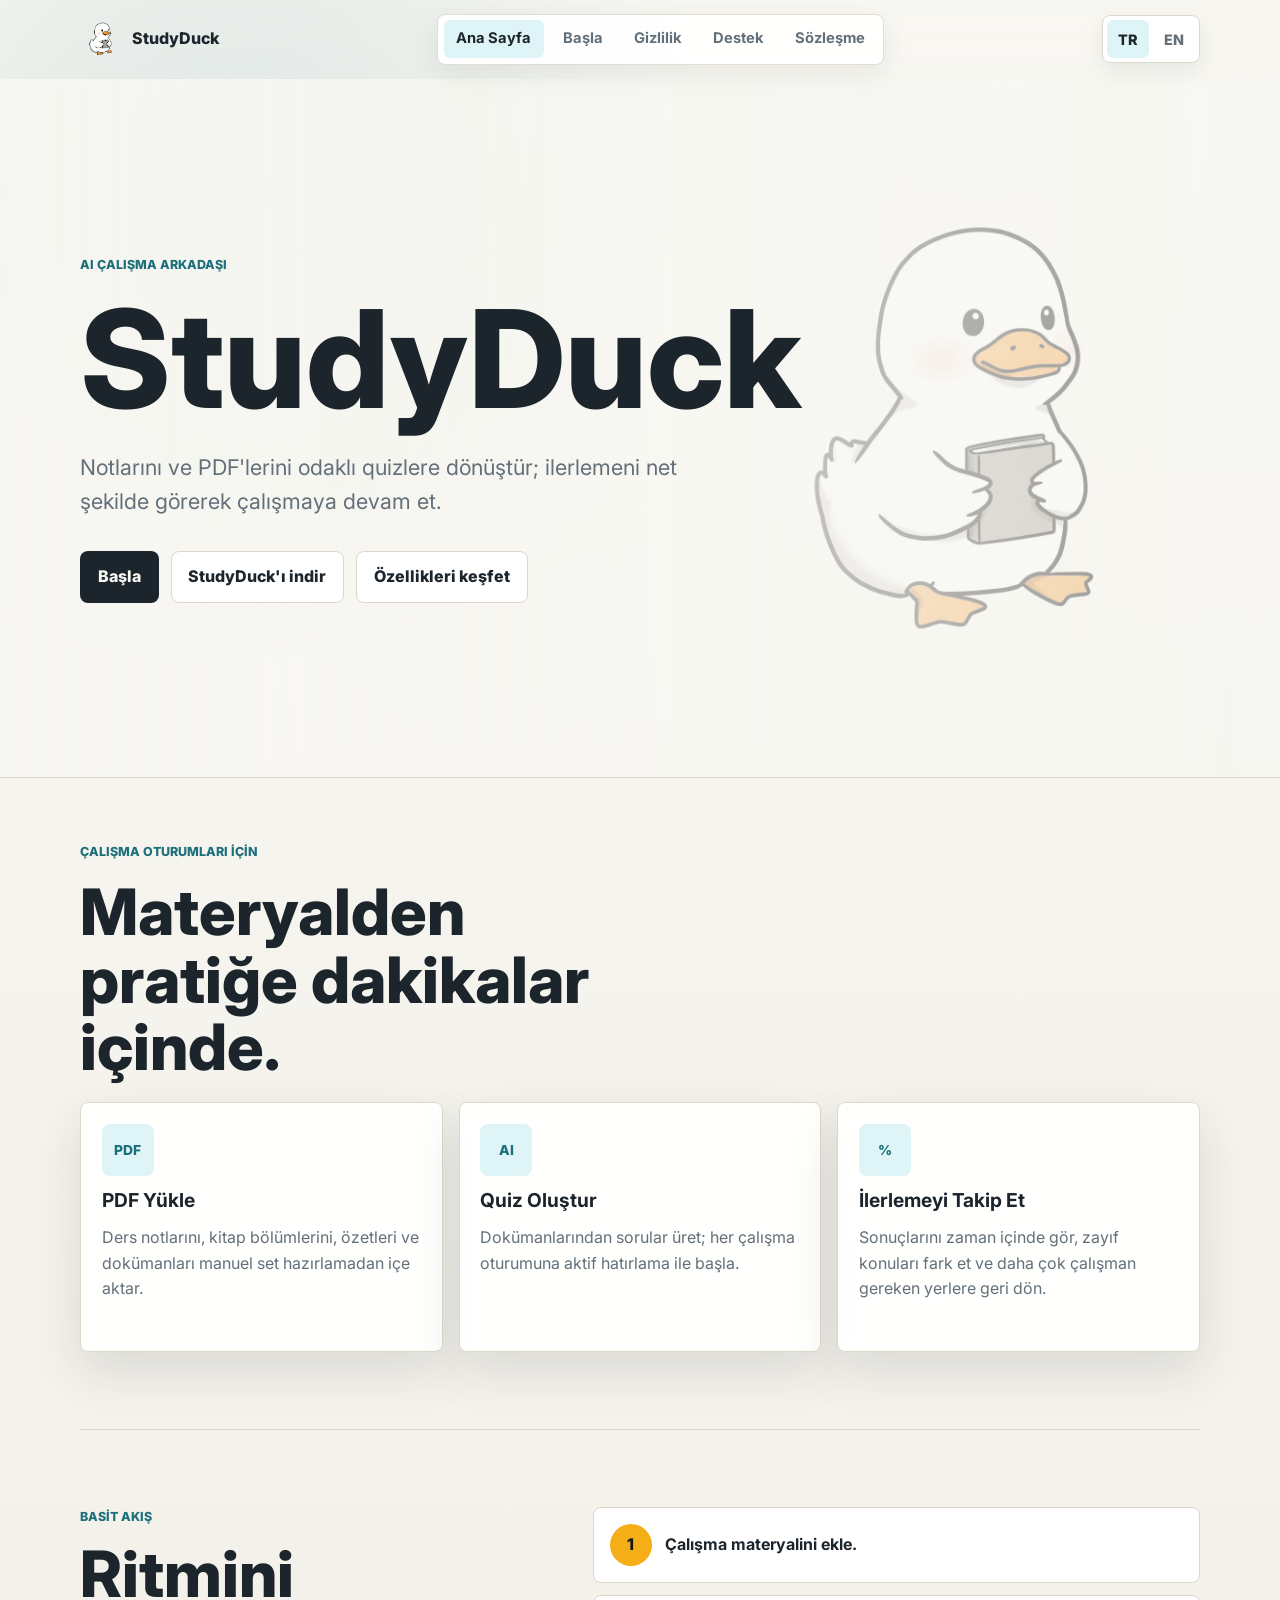
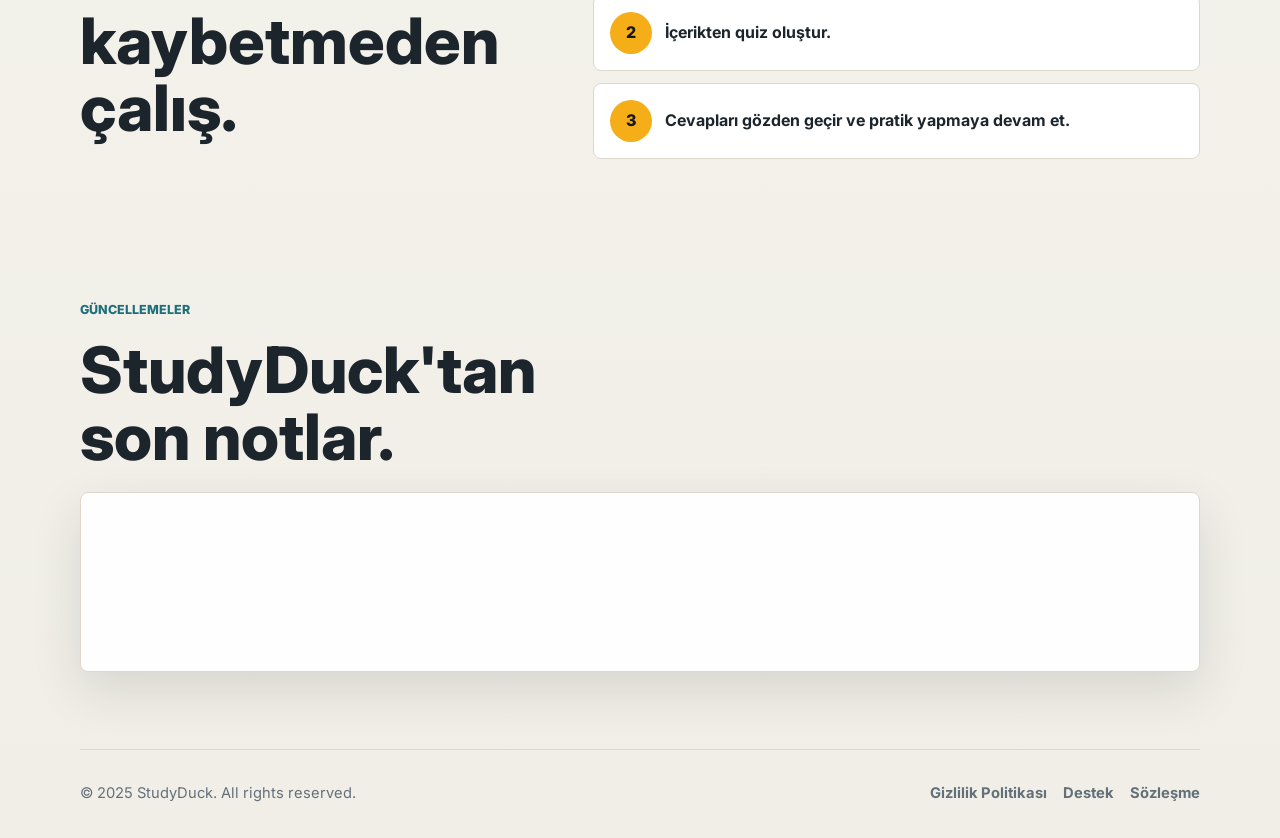
<file: index.html>
<!doctype html>
<html lang="tr">
<head>
  <meta charset="utf-8" />
  <meta name="viewport" content="width=device-width, initial-scale=1" />
  <meta name="description" content="StudyDuck turns study materials into focused quizzes so students can practice faster and track progress over time." />
  <meta property="og:title" content="StudyDuck" />
  <meta property="og:description" content="Turn your notes and PDFs into quizzes instantly." />
  <meta property="og:image" content="duck-logo.png" />
  <title>StudyDuck - Smarter Studying Starts Here</title>
  <link rel="preconnect" href="https://fonts.googleapis.com" />
  <link rel="preconnect" href="https://fonts.gstatic.com" crossorigin />
  <link href="https://fonts.googleapis.com/css2?family=Inter:wght@400;500;600;700;800&display=swap" rel="stylesheet" />
  <link rel="stylesheet" href="styles.css" />
</head>
<body data-language="tr">
  <a class="skip-link" href="#main"><span data-lang-inline="tr">İçeriğe geç</span><span data-lang-inline="en">Skip to content</span></a>
  <header class="site-header">
    <a class="brand" href="index.html" aria-label="StudyDuck home">
      <img src="duck-logo.png" alt="" />
      <span>StudyDuck</span>
    </a>
    <nav class="site-nav" aria-label="Primary navigation">
      <a href="index.html" aria-current="page"><span data-lang-inline="tr">Ana Sayfa</span><span data-lang-inline="en">Home</span></a>
      <a href="study.html"><span data-lang-inline="tr">Başla</span><span data-lang-inline="en">Start</span></a>
      <a href="privacy-policy.html"><span data-lang-inline="tr">Gizlilik</span><span data-lang-inline="en">Privacy</span></a>
      <a href="support.html"><span data-lang-inline="tr">Destek</span><span data-lang-inline="en">Support</span></a>
      <a href="eula.html"><span data-lang-inline="tr">Sözleşme</span><span data-lang-inline="en">EULA</span></a>
    </nav>
    <div class="language-switcher" aria-label="Language selection">
      <button type="button" data-lang-option="tr" aria-pressed="true">TR</button>
      <button type="button" data-lang-option="en" aria-pressed="false">EN</button>
    </div>
  </header>

  <main id="main">
    <section class="hero hero--home" aria-labelledby="hero-title">
      <div class="hero__content">
        <p class="eyebrow"><span data-lang-inline="tr">AI çalışma arkadaşı</span><span data-lang-inline="en">AI study companion</span></p>
        <h1 id="hero-title">StudyDuck</h1>
        <p class="hero__lead"><span data-lang-inline="tr">Notlarını ve PDF'lerini odaklı quizlere dönüştür; ilerlemeni net şekilde görerek çalışmaya devam et.</span><span data-lang-inline="en">Turn notes and PDFs into focused quizzes, then keep improving with progress you can actually see.</span></p>
        <div class="hero__actions" aria-label="Download StudyDuck">
          <a class="button button--primary" href="study.html"><span data-lang-inline="tr">Başla</span><span data-lang-inline="en">Start studying</span></a>
          <a class="button button--secondary" href="get/"><span data-lang-inline="tr">StudyDuck'ı indir</span><span data-lang-inline="en">Get StudyDuck</span></a>
          <a class="button button--secondary" href="#features"><span data-lang-inline="tr">Özellikleri keşfet</span><span data-lang-inline="en">Explore features</span></a>
        </div>
      </div>
    </section>

    <section class="section section--tight" id="features" aria-labelledby="features-title">
      <div class="section__header">
        <p class="eyebrow"><span data-lang-inline="tr">Çalışma oturumları için</span><span data-lang-inline="en">Built for study sessions</span></p>
        <h2 id="features-title"><span data-lang-inline="tr">Materyalden pratiğe dakikalar içinde.</span><span data-lang-inline="en">From materials to practice in minutes.</span></h2>
      </div>
      <div class="feature-grid">
        <article class="feature-card">
          <span class="feature-card__icon" aria-hidden="true">PDF</span>
          <h3><span data-lang-inline="tr">PDF Yükle</span><span data-lang-inline="en">Upload PDFs</span></h3>
          <p><span data-lang-inline="tr">Ders notlarını, kitap bölümlerini, özetleri ve dokümanları manuel set hazırlamadan içe aktar.</span><span data-lang-inline="en">Import lecture notes, textbooks, summaries, and handouts without rebuilding your study set by hand.</span></p>
        </article>
        <article class="feature-card">
          <span class="feature-card__icon" aria-hidden="true">AI</span>
          <h3><span data-lang-inline="tr">Quiz Oluştur</span><span data-lang-inline="en">Generate Quizzes</span></h3>
          <p><span data-lang-inline="tr">Dokümanlarından sorular üret; her çalışma oturumuna aktif hatırlama ile başla.</span><span data-lang-inline="en">Create quiz questions from your documents so every session can start with active recall.</span></p>
        </article>
        <article class="feature-card">
          <span class="feature-card__icon" aria-hidden="true">%</span>
          <h3><span data-lang-inline="tr">İlerlemeyi Takip Et</span><span data-lang-inline="en">Track Progress</span></h3>
          <p><span data-lang-inline="tr">Sonuçlarını zaman içinde gör, zayıf konuları fark et ve daha çok çalışman gereken yerlere geri dön.</span><span data-lang-inline="en">See results over time, spot weaker topics, and return to the material that needs more attention.</span></p>
        </article>
      </div>
    </section>

    <section class="section section--split" aria-labelledby="workflow-title">
      <div>
        <p class="eyebrow"><span data-lang-inline="tr">Basit akış</span><span data-lang-inline="en">Simple workflow</span></p>
        <h2 id="workflow-title"><span data-lang-inline="tr">Ritmini kaybetmeden çalış.</span><span data-lang-inline="en">Study without losing momentum.</span></h2>
      </div>
      <ol class="steps" aria-label="StudyDuck workflow">
        <li>
          <span>1</span>
          <p><span data-lang-inline="tr">Çalışma materyalini ekle.</span><span data-lang-inline="en">Add your study material.</span></p>
        </li>
        <li>
          <span>2</span>
          <p><span data-lang-inline="tr">İçerikten quiz oluştur.</span><span data-lang-inline="en">Generate a quiz from the content.</span></p>
        </li>
        <li>
          <span>3</span>
          <p><span data-lang-inline="tr">Cevapları gözden geçir ve pratik yapmaya devam et.</span><span data-lang-inline="en">Review answers and keep practicing.</span></p>
        </li>
      </ol>
    </section>

    <section class="section section--tight" aria-labelledby="updates-title">
      <div class="section__header">
        <p class="eyebrow"><span data-lang-inline="tr">Güncellemeler</span><span data-lang-inline="en">Updates</span></p>
        <h2 id="updates-title"><span data-lang-inline="tr">StudyDuck'tan son notlar.</span><span data-lang-inline="en">Latest notes from StudyDuck.</span></h2>
      </div>
      <div class="embed-panel">
        <div id="soro-blog"></div>
      </div>
      <script src="https://app.trysoro.com/api/embed/f227e983-3780-4182-87db-d74e906741df" defer></script>
    </section>
  </main>

  <footer class="site-footer">
    <p>&copy; 2025 StudyDuck. All rights reserved.</p>
    <nav aria-label="Footer navigation">
      <a href="privacy-policy.html"><span data-lang-inline="tr">Gizlilik Politikası</span><span data-lang-inline="en">Privacy Policy</span></a>
      <a href="support.html"><span data-lang-inline="tr">Destek</span><span data-lang-inline="en">Support</span></a>
      <a href="eula.html"><span data-lang-inline="tr">Sözleşme</span><span data-lang-inline="en">EULA</span></a>
    </nav>
  </footer>
  <script src="language.js" defer></script>
</body>
</html>
</file>
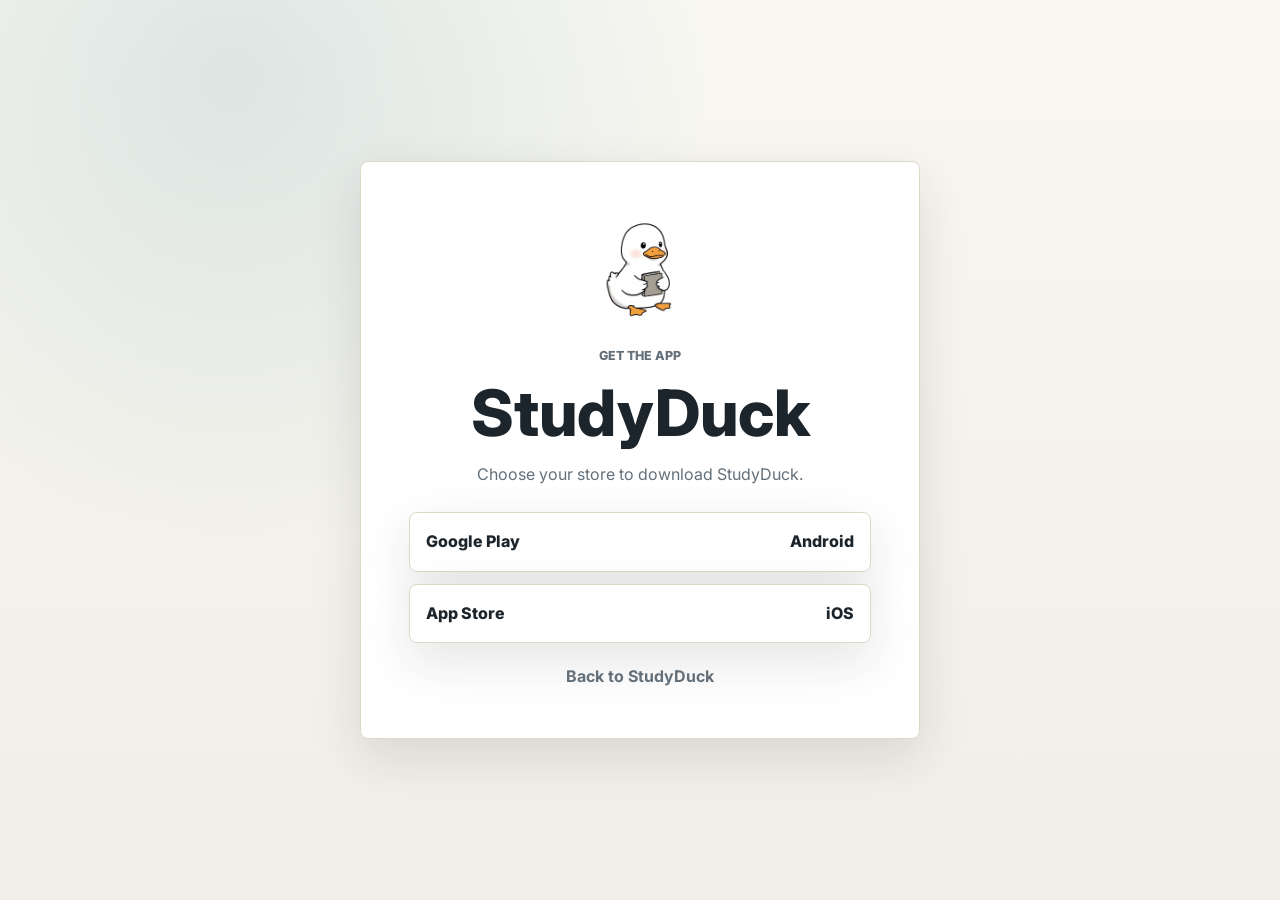
<file: get/index.html>
<!doctype html>
<html lang="en">
<head>
  <meta charset="utf-8" />
  <meta name="viewport" content="width=device-width, initial-scale=1" />
  <meta name="description" content="Download StudyDuck from the App Store or Google Play." />
  <title>Get StudyDuck</title>
  <link rel="preconnect" href="https://fonts.googleapis.com" />
  <link rel="preconnect" href="https://fonts.gstatic.com" crossorigin />
  <link href="https://fonts.googleapis.com/css2?family=Inter:wght@400;500;600;700;800&display=swap" rel="stylesheet" />
  <link rel="stylesheet" href="../styles.css" />
</head>
<body class="store-page">
  <main class="store-card" aria-labelledby="store-title">
    <img src="../duck-logo.png" alt="" />
    <p class="eyebrow">Get the app</p>
    <h1 id="store-title">StudyDuck</h1>
    <p id="store-status">We are opening the right store for your device.</p>

    <div class="store-links" aria-label="Download links">
      <a class="store-link" href="https://play.google.com/store/apps/details?id=com.halukayt.StudyBuddy&amp;pli=1">
        <span>Google Play</span>
        <span aria-hidden="true">Android</span>
      </a>
      <a class="store-link" href="https://apps.apple.com/us/app/studyduck/id6746414094">
        <span>App Store</span>
        <span aria-hidden="true">iOS</span>
      </a>
    </div>

    <a class="back-link" href="../index.html">Back to StudyDuck</a>
  </main>

  <script>
    (function () {
      const playUrl = "https://play.google.com/store/apps/details?id=com.halukayt.StudyBuddy&pli=1";
      const appStoreUrl = "https://apps.apple.com/us/app/studyduck/id6746414094";
      const ua = navigator.userAgent || navigator.vendor || window.opera;

      if (/android/i.test(ua)) {
        window.location.replace(playUrl);
        return;
      }

      if (/iPad|iPhone|iPod/.test(ua)) {
        window.location.replace(appStoreUrl);
        return;
      }

      const status = document.getElementById("store-status");
      if (status) {
        status.textContent = "Choose your store to download StudyDuck.";
      }
    })();
  </script>
</body>
</html>
</file>
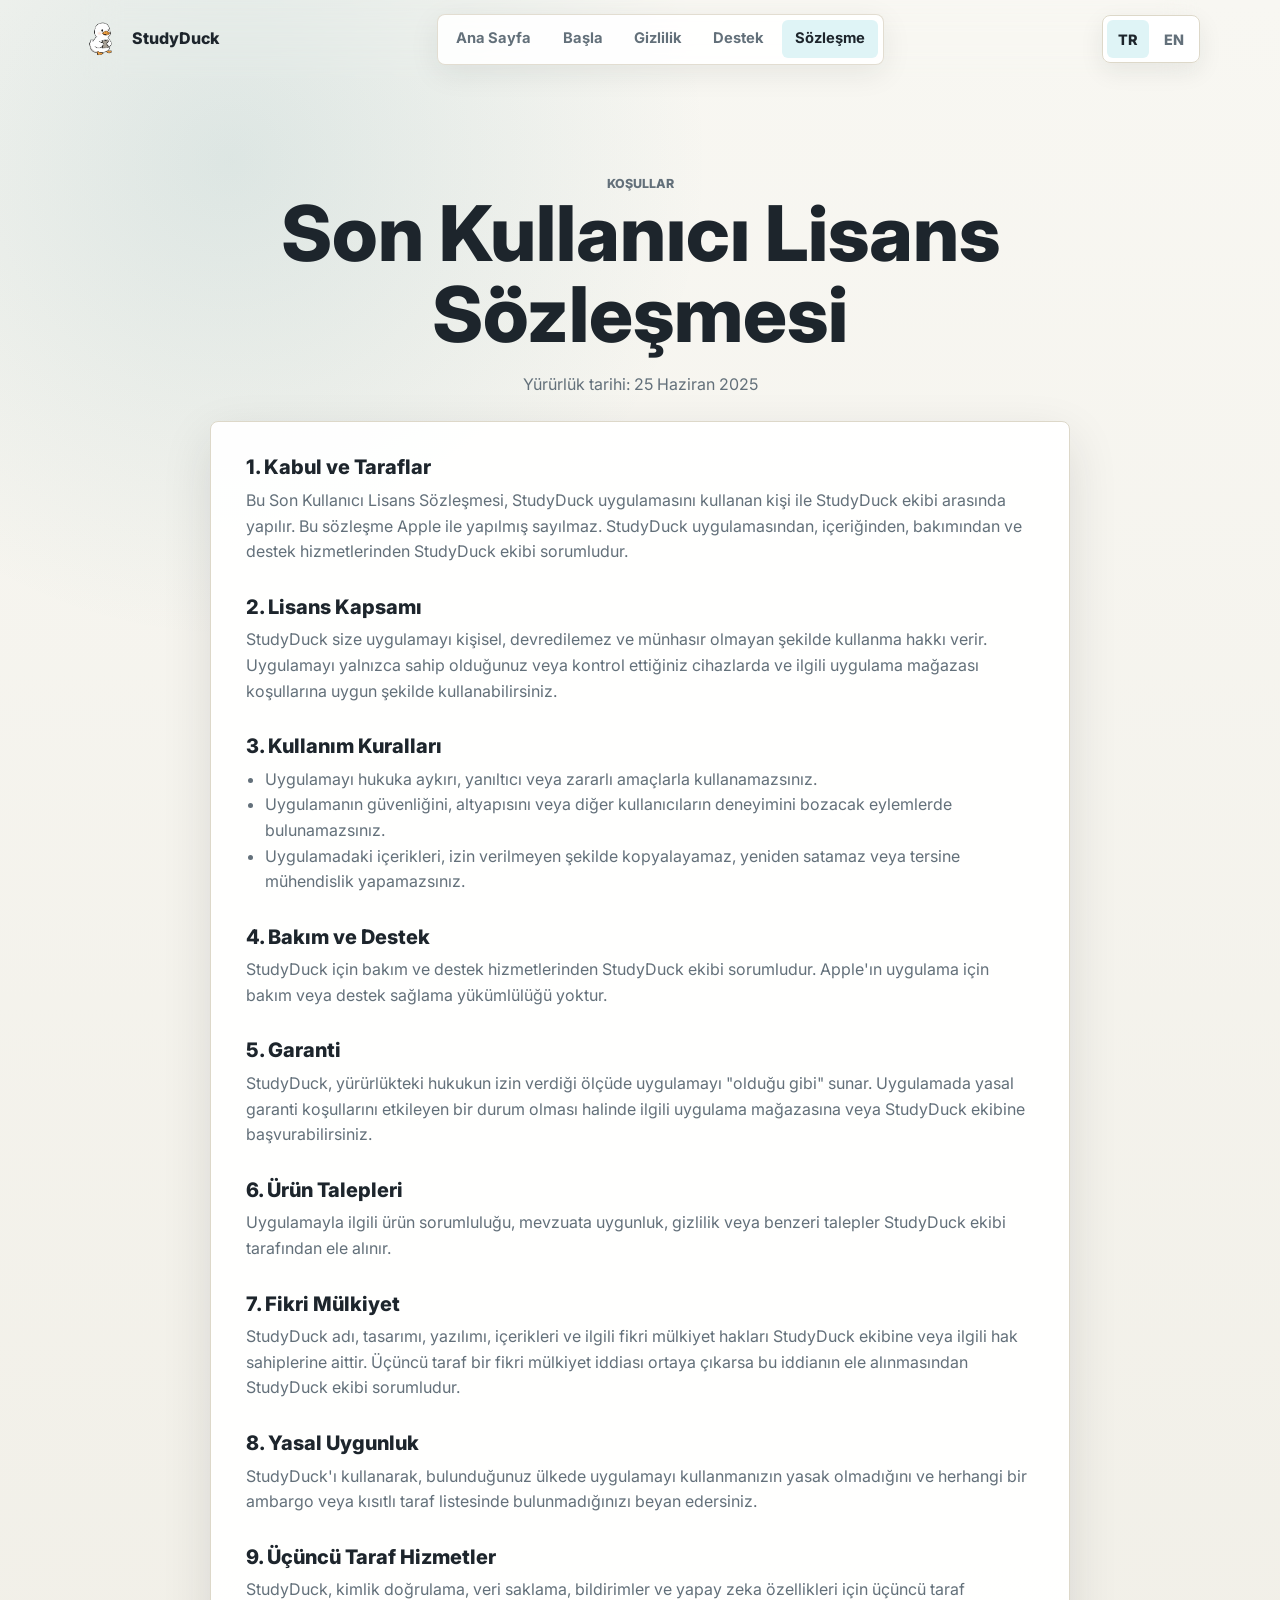
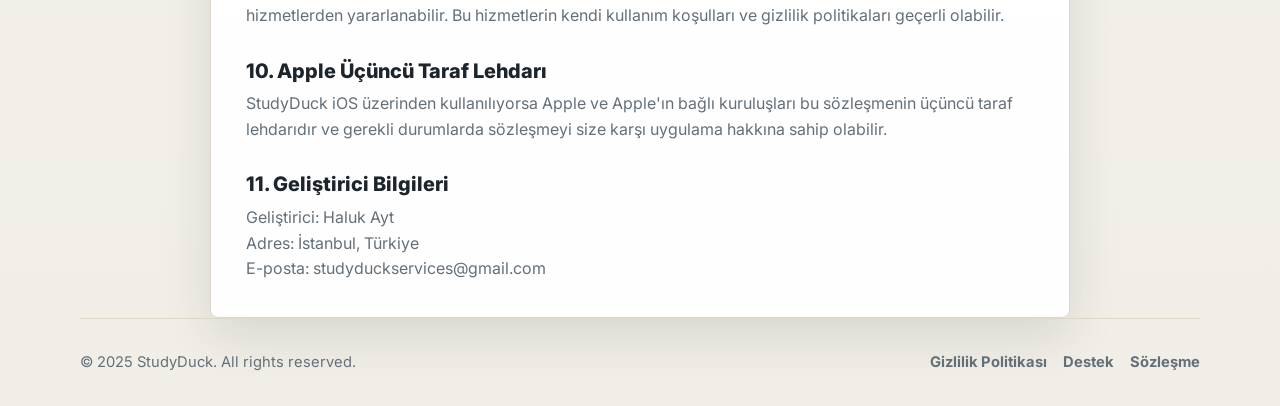
<file: eula.html>
<!doctype html>
<html lang="tr">
<head>
  <meta charset="utf-8" />
  <meta name="viewport" content="width=device-width, initial-scale=1" />
  <meta name="description" content="StudyDuck son kullanıcı lisans sözleşmesi ve end user license agreement." />
  <title>StudyDuck EULA</title>
  <link rel="preconnect" href="https://fonts.googleapis.com" />
  <link rel="preconnect" href="https://fonts.gstatic.com" crossorigin />
  <link href="https://fonts.googleapis.com/css2?family=Inter:wght@400;500;600;700;800&display=swap" rel="stylesheet" />
  <link rel="stylesheet" href="styles.css" />
</head>
<body data-language="tr">
  <a class="skip-link" href="#main">İçeriğe geç</a>
  <header class="site-header">
    <a class="brand" href="index.html" aria-label="StudyDuck ana sayfa">
      <img src="duck-logo.png" alt="" />
      <span>StudyDuck</span>
    </a>
    <nav class="site-nav" aria-label="Primary navigation">
      <a href="index.html"><span data-lang-inline="tr">Ana Sayfa</span><span data-lang-inline="en">Home</span></a>
      <a href="study.html"><span data-lang-inline="tr">Başla</span><span data-lang-inline="en">Start</span></a>
      <a href="privacy-policy.html"><span data-lang-inline="tr">Gizlilik</span><span data-lang-inline="en">Privacy</span></a>
      <a href="support.html"><span data-lang-inline="tr">Destek</span><span data-lang-inline="en">Support</span></a>
      <a href="eula.html" aria-current="page"><span data-lang-inline="tr">Sözleşme</span><span data-lang-inline="en">EULA</span></a>
    </nav>
    <div class="language-switcher" aria-label="Language selection">
      <button type="button" data-lang-option="tr" aria-pressed="true">TR</button>
      <button type="button" data-lang-option="en" aria-pressed="false">EN</button>
    </div>
  </header>

  <main id="main">
    <div class="language-panel" data-lang-panel="tr" lang="tr">
      <section class="content-hero" aria-labelledby="eula-title-tr">
        <p class="eyebrow">Koşullar</p>
        <h1 id="eula-title-tr">Son Kullanıcı Lisans Sözleşmesi</h1>
        <p>Yürürlük tarihi: 25 Haziran 2025</p>
      </section>

      <section class="content-panel">
        <h2>1. Kabul ve Taraflar</h2>
        <p>Bu Son Kullanıcı Lisans Sözleşmesi, StudyDuck uygulamasını kullanan kişi ile StudyDuck ekibi arasında yapılır. Bu sözleşme Apple ile yapılmış sayılmaz. StudyDuck uygulamasından, içeriğinden, bakımından ve destek hizmetlerinden StudyDuck ekibi sorumludur.</p>

        <h2>2. Lisans Kapsamı</h2>
        <p>StudyDuck size uygulamayı kişisel, devredilemez ve münhasır olmayan şekilde kullanma hakkı verir. Uygulamayı yalnızca sahip olduğunuz veya kontrol ettiğiniz cihazlarda ve ilgili uygulama mağazası koşullarına uygun şekilde kullanabilirsiniz.</p>

        <h2>3. Kullanım Kuralları</h2>
        <ul>
          <li>Uygulamayı hukuka aykırı, yanıltıcı veya zararlı amaçlarla kullanamazsınız.</li>
          <li>Uygulamanın güvenliğini, altyapısını veya diğer kullanıcıların deneyimini bozacak eylemlerde bulunamazsınız.</li>
          <li>Uygulamadaki içerikleri, izin verilmeyen şekilde kopyalayamaz, yeniden satamaz veya tersine mühendislik yapamazsınız.</li>
        </ul>

        <h2>4. Bakım ve Destek</h2>
        <p>StudyDuck için bakım ve destek hizmetlerinden StudyDuck ekibi sorumludur. Apple'ın uygulama için bakım veya destek sağlama yükümlülüğü yoktur.</p>

        <h2>5. Garanti</h2>
        <p>StudyDuck, yürürlükteki hukukun izin verdiği ölçüde uygulamayı "olduğu gibi" sunar. Uygulamada yasal garanti koşullarını etkileyen bir durum olması halinde ilgili uygulama mağazasına veya StudyDuck ekibine başvurabilirsiniz.</p>

        <h2>6. Ürün Talepleri</h2>
        <p>Uygulamayla ilgili ürün sorumluluğu, mevzuata uygunluk, gizlilik veya benzeri talepler StudyDuck ekibi tarafından ele alınır.</p>

        <h2>7. Fikri Mülkiyet</h2>
        <p>StudyDuck adı, tasarımı, yazılımı, içerikleri ve ilgili fikri mülkiyet hakları StudyDuck ekibine veya ilgili hak sahiplerine aittir. Üçüncü taraf bir fikri mülkiyet iddiası ortaya çıkarsa bu iddianın ele alınmasından StudyDuck ekibi sorumludur.</p>

        <h2>8. Yasal Uygunluk</h2>
        <p>StudyDuck'ı kullanarak, bulunduğunuz ülkede uygulamayı kullanmanızın yasak olmadığını ve herhangi bir ambargo veya kısıtlı taraf listesinde bulunmadığınızı beyan edersiniz.</p>

        <h2>9. Üçüncü Taraf Hizmetler</h2>
        <p>StudyDuck, kimlik doğrulama, veri saklama, bildirimler ve yapay zeka özellikleri için üçüncü taraf hizmetlerden yararlanabilir. Bu hizmetlerin kendi kullanım koşulları ve gizlilik politikaları geçerli olabilir.</p>

        <h2>10. Apple Üçüncü Taraf Lehdarı</h2>
        <p>StudyDuck iOS üzerinden kullanılıyorsa Apple ve Apple'ın bağlı kuruluşları bu sözleşmenin üçüncü taraf lehdarıdır ve gerekli durumlarda sözleşmeyi size karşı uygulama hakkına sahip olabilir.</p>

        <h2>11. Geliştirici Bilgileri</h2>
        <p>Geliştirici: Haluk Ayt<br />Adres: İstanbul, Türkiye<br />E-posta: studyduckservices@gmail.com</p>
      </section>
    </div>

    <div class="language-panel" data-lang-panel="en" lang="en">
      <section class="content-hero" aria-labelledby="eula-title-en">
        <p class="eyebrow">Terms</p>
        <h1 id="eula-title-en">End User License Agreement</h1>
        <p>Effective date: June 25, 2025</p>
      </section>

      <section class="content-panel">
        <h2>1. Acknowledgement and Parties</h2>
        <p>This End User License Agreement is between the person using the StudyDuck app and the StudyDuck team. It is not an agreement with Apple. The StudyDuck team is responsible for the app, its content, maintenance, and support.</p>

        <h2>2. Scope of License</h2>
        <p>StudyDuck grants you a personal, non-transferable, non-exclusive right to use the app. You may use the app only on devices that you own or control and in accordance with the applicable app store terms.</p>

        <h2>3. Acceptable Use</h2>
        <ul>
          <li>You may not use the app for unlawful, misleading, or harmful purposes.</li>
          <li>You may not interfere with the app's security, infrastructure, or the experience of other users.</li>
          <li>You may not copy, resell, or reverse engineer the app or its content except where permitted by law.</li>
        </ul>

        <h2>4. Maintenance and Support</h2>
        <p>The StudyDuck team is responsible for maintenance and support for StudyDuck. Apple has no obligation to provide maintenance or support services for the app.</p>

        <h2>5. Warranty</h2>
        <p>To the extent permitted by applicable law, StudyDuck is provided "as is." If an issue affects legally required warranty rights, you may contact the applicable app store or the StudyDuck team.</p>

        <h2>6. Product Claims</h2>
        <p>The StudyDuck team is responsible for addressing product liability, regulatory compliance, privacy, and similar claims related to the app.</p>

        <h2>7. Intellectual Property</h2>
        <p>The StudyDuck name, design, software, content, and related intellectual property rights belong to the StudyDuck team or the relevant rights holders. If a third party makes an intellectual property claim related to the app, the StudyDuck team is responsible for addressing it.</p>

        <h2>8. Legal Compliance</h2>
        <p>By using StudyDuck, you confirm that using the app is not prohibited in your country and that you are not located in an embargoed country or listed as a prohibited or restricted party.</p>

        <h2>9. Third-Party Services</h2>
        <p>StudyDuck may use third-party services for authentication, data storage, notifications, and AI features. Those services may have their own terms and privacy policies.</p>

        <h2>10. Apple Third-Party Beneficiary</h2>
        <p>If StudyDuck is used on iOS, Apple and Apple's subsidiaries are third-party beneficiaries of this agreement and may enforce it against you where applicable.</p>

        <h2>11. Developer Information</h2>
        <p>Developer: Haluk Ayt<br />Address: Istanbul, Turkey<br />Email: studyduckservices@gmail.com</p>
      </section>
    </div>
  </main>

  <footer class="site-footer">
    <p>&copy; 2025 StudyDuck. All rights reserved.</p>
    <nav aria-label="Footer navigation">
      <a href="privacy-policy.html"><span data-lang-inline="tr">Gizlilik Politikası</span><span data-lang-inline="en">Privacy Policy</span></a>
      <a href="support.html"><span data-lang-inline="tr">Destek</span><span data-lang-inline="en">Support</span></a>
      <a href="eula.html"><span data-lang-inline="tr">Sözleşme</span><span data-lang-inline="en">EULA</span></a>
    </nav>
  </footer>

  <script src="language.js" defer></script>
</body>
</html>
</file>
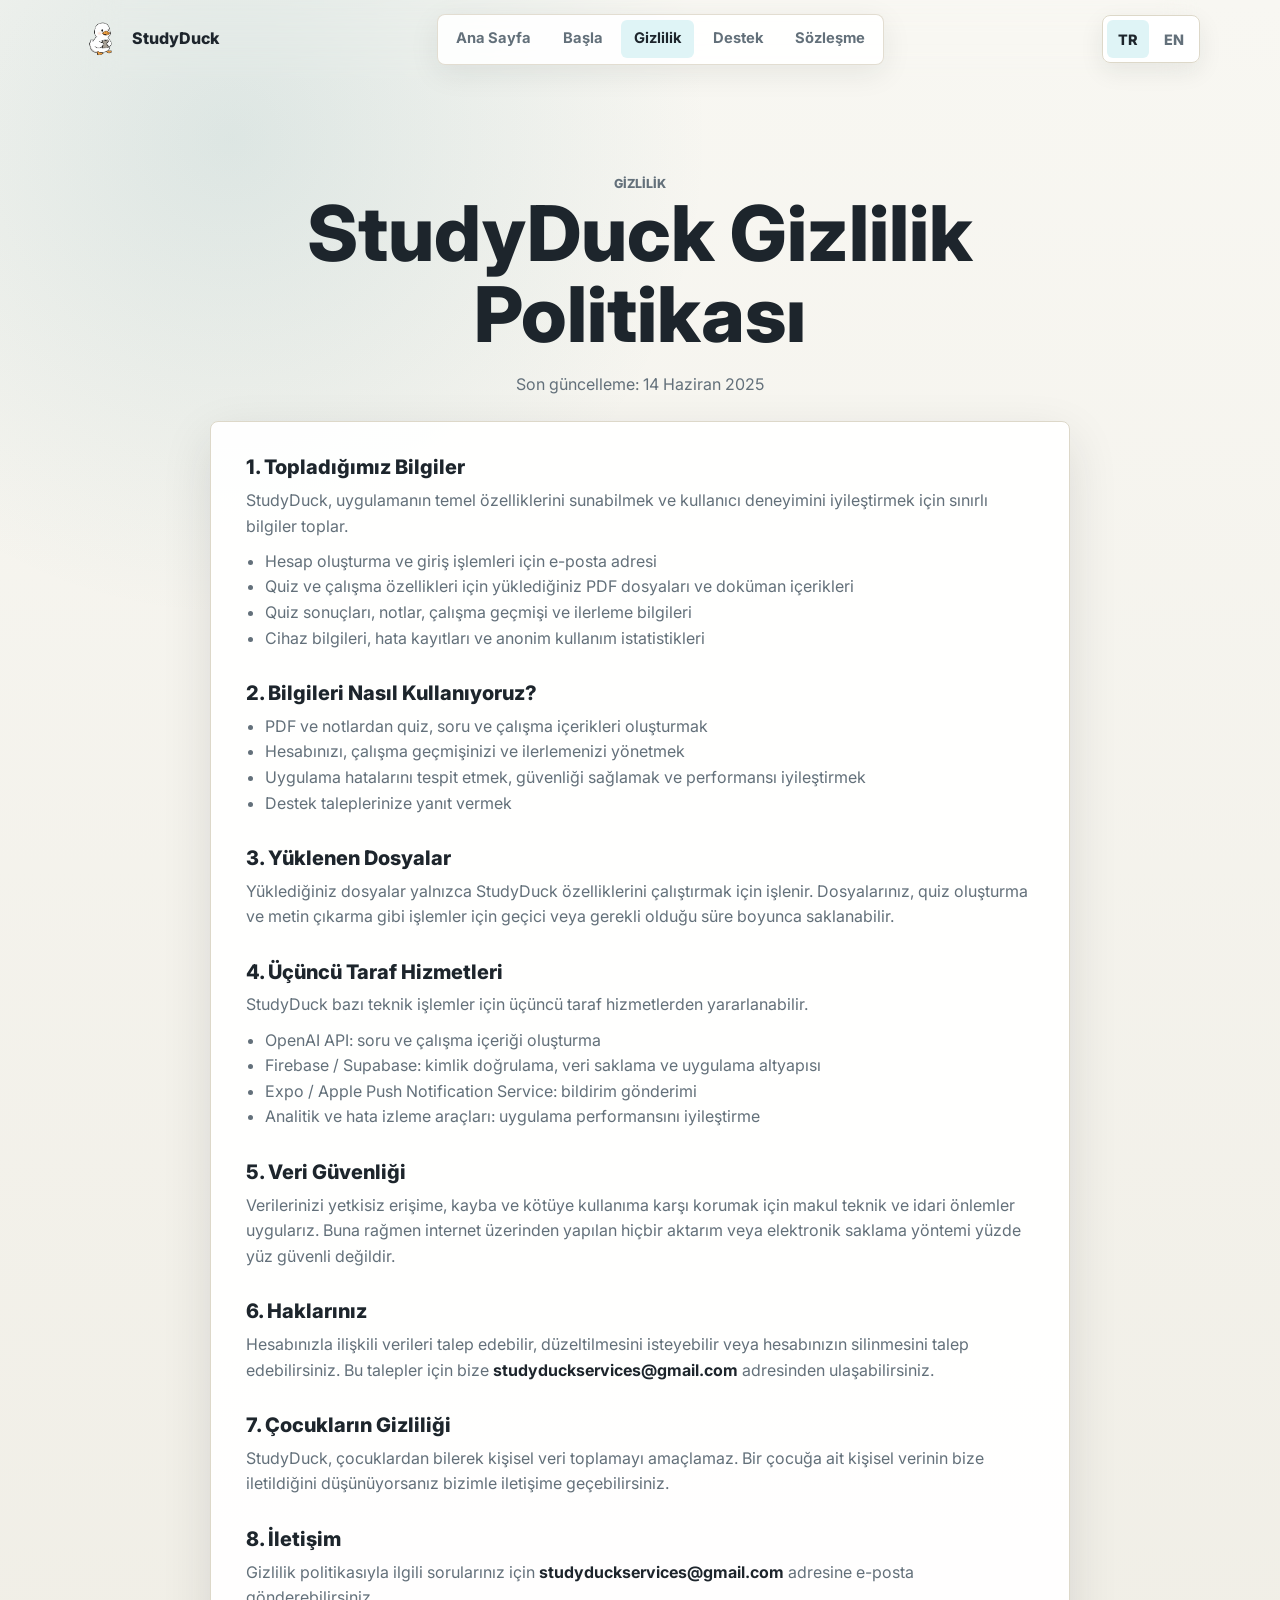
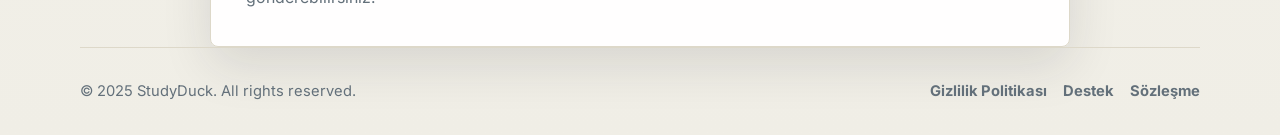
<file: privacy-policy.html>
<!doctype html>
<html lang="tr">
<head>
  <meta charset="utf-8" />
  <meta name="viewport" content="width=device-width, initial-scale=1" />
  <meta name="description" content="StudyDuck gizlilik politikası ve privacy policy." />
  <title>StudyDuck Privacy Policy</title>
  <link rel="preconnect" href="https://fonts.googleapis.com" />
  <link rel="preconnect" href="https://fonts.gstatic.com" crossorigin />
  <link href="https://fonts.googleapis.com/css2?family=Inter:wght@400;500;600;700;800&display=swap" rel="stylesheet" />
  <link rel="stylesheet" href="styles.css" />
</head>
<body data-language="tr">
  <a class="skip-link" href="#main">İçeriğe geç</a>
  <header class="site-header">
    <a class="brand" href="index.html" aria-label="StudyDuck ana sayfa">
      <img src="duck-logo.png" alt="" />
      <span>StudyDuck</span>
    </a>
    <nav class="site-nav" aria-label="Primary navigation">
      <a href="index.html"><span data-lang-inline="tr">Ana Sayfa</span><span data-lang-inline="en">Home</span></a>
      <a href="study.html"><span data-lang-inline="tr">Başla</span><span data-lang-inline="en">Start</span></a>
      <a href="privacy-policy.html" aria-current="page"><span data-lang-inline="tr">Gizlilik</span><span data-lang-inline="en">Privacy</span></a>
      <a href="support.html"><span data-lang-inline="tr">Destek</span><span data-lang-inline="en">Support</span></a>
      <a href="eula.html"><span data-lang-inline="tr">Sözleşme</span><span data-lang-inline="en">EULA</span></a>
    </nav>
    <div class="language-switcher" aria-label="Language selection">
      <button type="button" data-lang-option="tr" aria-pressed="true">TR</button>
      <button type="button" data-lang-option="en" aria-pressed="false">EN</button>
    </div>
  </header>

  <main id="main">
    <div class="language-panel" data-lang-panel="tr" lang="tr">
      <section class="content-hero" aria-labelledby="privacy-title-tr">
        <p class="eyebrow">Gizlilik</p>
        <h1 id="privacy-title-tr">StudyDuck Gizlilik Politikası</h1>
        <p>Son güncelleme: 14 Haziran 2025</p>
      </section>

      <section class="content-panel">
        <h2>1. Topladığımız Bilgiler</h2>
        <p>StudyDuck, uygulamanın temel özelliklerini sunabilmek ve kullanıcı deneyimini iyileştirmek için sınırlı bilgiler toplar.</p>
        <ul>
          <li>Hesap oluşturma ve giriş işlemleri için e-posta adresi</li>
          <li>Quiz ve çalışma özellikleri için yüklediğiniz PDF dosyaları ve doküman içerikleri</li>
          <li>Quiz sonuçları, notlar, çalışma geçmişi ve ilerleme bilgileri</li>
          <li>Cihaz bilgileri, hata kayıtları ve anonim kullanım istatistikleri</li>
        </ul>

        <h2>2. Bilgileri Nasıl Kullanıyoruz?</h2>
        <ul>
          <li>PDF ve notlardan quiz, soru ve çalışma içerikleri oluşturmak</li>
          <li>Hesabınızı, çalışma geçmişinizi ve ilerlemenizi yönetmek</li>
          <li>Uygulama hatalarını tespit etmek, güvenliği sağlamak ve performansı iyileştirmek</li>
          <li>Destek taleplerinize yanıt vermek</li>
        </ul>

        <h2>3. Yüklenen Dosyalar</h2>
        <p>Yüklediğiniz dosyalar yalnızca StudyDuck özelliklerini çalıştırmak için işlenir. Dosyalarınız, quiz oluşturma ve metin çıkarma gibi işlemler için geçici veya gerekli olduğu süre boyunca saklanabilir.</p>

        <h2>4. Üçüncü Taraf Hizmetleri</h2>
        <p>StudyDuck bazı teknik işlemler için üçüncü taraf hizmetlerden yararlanabilir.</p>
        <ul>
          <li>OpenAI API: soru ve çalışma içeriği oluşturma</li>
          <li>Firebase / Supabase: kimlik doğrulama, veri saklama ve uygulama altyapısı</li>
          <li>Expo / Apple Push Notification Service: bildirim gönderimi</li>
          <li>Analitik ve hata izleme araçları: uygulama performansını iyileştirme</li>
        </ul>

        <h2>5. Veri Güvenliği</h2>
        <p>Verilerinizi yetkisiz erişime, kayba ve kötüye kullanıma karşı korumak için makul teknik ve idari önlemler uygularız. Buna rağmen internet üzerinden yapılan hiçbir aktarım veya elektronik saklama yöntemi yüzde yüz güvenli değildir.</p>

        <h2>6. Haklarınız</h2>
        <p>Hesabınızla ilişkili verileri talep edebilir, düzeltilmesini isteyebilir veya hesabınızın silinmesini talep edebilirsiniz. Bu talepler için bize <strong>studyduckservices@gmail.com</strong> adresinden ulaşabilirsiniz.</p>

        <h2>7. Çocukların Gizliliği</h2>
        <p>StudyDuck, çocuklardan bilerek kişisel veri toplamayı amaçlamaz. Bir çocuğa ait kişisel verinin bize iletildiğini düşünüyorsanız bizimle iletişime geçebilirsiniz.</p>

        <h2>8. İletişim</h2>
        <p>Gizlilik politikasıyla ilgili sorularınız için <strong>studyduckservices@gmail.com</strong> adresine e-posta gönderebilirsiniz.</p>
      </section>
    </div>

    <div class="language-panel" data-lang-panel="en" lang="en">
      <section class="content-hero" aria-labelledby="privacy-title-en">
        <p class="eyebrow">Privacy</p>
        <h1 id="privacy-title-en">StudyDuck Privacy Policy</h1>
        <p>Last updated: June 14, 2025</p>
      </section>

      <section class="content-panel">
        <h2>1. Information We Collect</h2>
        <p>StudyDuck collects limited information to provide the app's core features and improve the user experience.</p>
        <ul>
          <li>Email address for account creation and sign-in</li>
          <li>Uploaded PDFs and document content for quiz and study features</li>
          <li>Quiz results, notes, study history, and progress information</li>
          <li>Device information, error logs, and anonymized usage statistics</li>
        </ul>

        <h2>2. How We Use Information</h2>
        <ul>
          <li>To generate quizzes, questions, and study content from PDFs and notes</li>
          <li>To manage your account, study history, and progress</li>
          <li>To detect issues, protect security, and improve performance</li>
          <li>To respond to support requests</li>
        </ul>

        <h2>3. Uploaded Files</h2>
        <p>Uploaded files are processed only to operate StudyDuck features. Files may be stored temporarily or for as long as needed for text extraction, quiz generation, and related app functionality.</p>

        <h2>4. Third-Party Services</h2>
        <p>StudyDuck may use third-party services for technical operations.</p>
        <ul>
          <li>OpenAI API: question and study content generation</li>
          <li>Firebase / Supabase: authentication, data storage, and app infrastructure</li>
          <li>Expo / Apple Push Notification Service: notification delivery</li>
          <li>Analytics and crash reporting tools: app performance improvement</li>
        </ul>

        <h2>5. Data Security</h2>
        <p>We use reasonable technical and administrative safeguards to protect your information from unauthorized access, loss, and misuse. However, no internet transmission or electronic storage method is completely secure.</p>

        <h2>6. Your Rights</h2>
        <p>You may request access to your account data, ask for corrections, or request deletion of your account. Contact us at <strong>studyduckservices@gmail.com</strong> for these requests.</p>

        <h2>7. Children's Privacy</h2>
        <p>StudyDuck does not knowingly seek to collect personal information from children. If you believe a child's personal information has been shared with us, please contact us.</p>

        <h2>8. Contact</h2>
        <p>For questions about this Privacy Policy, email <strong>studyduckservices@gmail.com</strong>.</p>
      </section>
    </div>
  </main>

  <footer class="site-footer">
    <p>&copy; 2025 StudyDuck. All rights reserved.</p>
    <nav aria-label="Footer navigation">
      <a href="privacy-policy.html"><span data-lang-inline="tr">Gizlilik Politikası</span><span data-lang-inline="en">Privacy Policy</span></a>
      <a href="support.html"><span data-lang-inline="tr">Destek</span><span data-lang-inline="en">Support</span></a>
      <a href="eula.html"><span data-lang-inline="tr">Sözleşme</span><span data-lang-inline="en">EULA</span></a>
    </nav>
  </footer>

  <script src="language.js" defer></script>
</body>
</html>
</file>
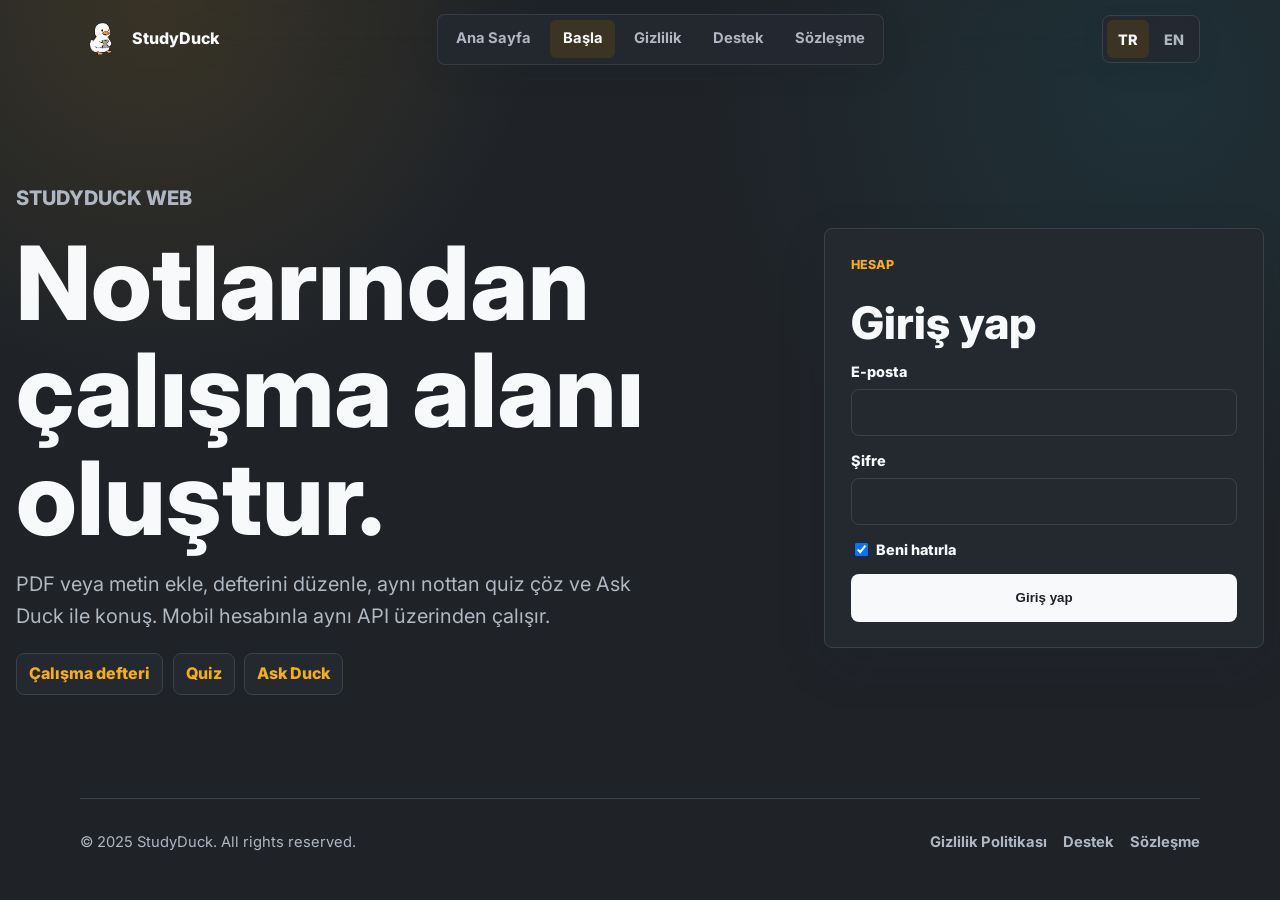
<file: study.html>
<!doctype html>
<html lang="tr">
<head>
  <meta charset="utf-8" />
  <meta name="viewport" content="width=device-width, initial-scale=1" />
  <meta name="description" content="StudyDuck çalışma alanı: kaynak ekle, Ask Duck ile sorular sor, notlarından quiz oluştur." />
  <meta property="og:title" content="StudyDuck Çalışma Alanı" />
  <meta property="og:description" content="Create notebooks and quizzes from your study materials." />
  <meta property="og:image" content="duck-logo.png" />
  <title>StudyDuck - Çalışma Alanı</title>
  <link rel="preconnect" href="https://fonts.googleapis.com" />
  <link rel="preconnect" href="https://fonts.gstatic.com" crossorigin />
  <link href="https://fonts.googleapis.com/css2?family=Inter:wght@400;500;600;700;800&display=swap" rel="stylesheet" />
  <link rel="stylesheet" href="styles.css" />
</head>
<body data-language="tr" class="study-page">
  <a class="skip-link" href="#main"><span data-lang-inline="tr">İçeriğe geç</span><span data-lang-inline="en">Skip to content</span></a>
  <header class="site-header" data-site-chrome>
    <a class="brand" href="index.html" aria-label="StudyDuck home">
      <img src="duck-logo.png" alt="" />
      <span>StudyDuck</span>
    </a>
    <nav class="site-nav" aria-label="Primary navigation">
      <a href="index.html"><span data-lang-inline="tr">Ana Sayfa</span><span data-lang-inline="en">Home</span></a>
      <a href="study.html" aria-current="page"><span data-lang-inline="tr">Başla</span><span data-lang-inline="en">Start</span></a>
      <a href="privacy-policy.html"><span data-lang-inline="tr">Gizlilik</span><span data-lang-inline="en">Privacy</span></a>
      <a href="support.html"><span data-lang-inline="tr">Destek</span><span data-lang-inline="en">Support</span></a>
      <a href="eula.html"><span data-lang-inline="tr">Sözleşme</span><span data-lang-inline="en">EULA</span></a>
    </nav>
    <div class="language-switcher" aria-label="Language selection">
      <button type="button" data-lang-option="tr" aria-pressed="true">TR</button>
      <button type="button" data-lang-option="en" aria-pressed="false">EN</button>
    </div>
  </header>

  <main id="main" class="study-shell" data-app-root>
    <section class="study-auth-hero" data-auth-panel aria-labelledby="login-title">
      <div class="study-auth-copy">
        <p class="eyebrow">StudyDuck Web</p>
        <h1 id="study-title">Notlarından çalışma alanı oluştur.</h1>
        <p>PDF veya metin ekle, defterini düzenle, aynı nottan quiz çöz ve Ask Duck ile konuş. Mobil hesabınla aynı API üzerinden çalışır.</p>
        <div class="study-feature-row" aria-label="StudyDuck web features">
          <span>Çalışma defteri</span>
          <span>Quiz</span>
          <span>Ask Duck</span>
        </div>
      </div>

      <div class="study-login-card">
        <p class="eyebrow">Hesap</p>
        <h2 id="login-title">Giriş yap</h2>
        <form class="study-form" data-login-form>
          <label>
            E-posta
            <input type="email" name="email" autocomplete="email" required />
          </label>
          <label>
            Şifre
            <input type="password" name="password" autocomplete="current-password" required />
          </label>
          <label class="study-check">
            <input type="checkbox" name="rememberMe" checked />
            Beni hatırla
          </label>
          <button class="button button--primary" type="submit">Giriş yap</button>
        </form>
      </div>
    </section>

    <section class="notebook-app" data-workspace hidden>
      <header class="notebook-topbar">
        <button class="notebook-brand" type="button" data-action="library-home" aria-label="Not defterlerine dön">
          <img src="duck-logo.png" alt="" />
          <span>StudyDuck</span>
        </button>
        <div class="notebook-topbar__actions">
          <span id="session-status">Bağlantı hazırlanıyor</span>
          <button class="button button--secondary button--compact" type="button" data-action="logout">Çıkış</button>
        </div>
      </header>

      <section class="notebook-library" data-library-screen aria-labelledby="library-title">
        <div class="library-tabs" aria-label="Çalışma filtreleri">
          <button type="button" aria-pressed="true">Tümü</button>
          <button type="button">Çalışma defterlerim</button>
        </div>

        <div class="library-toolbar">
          <div>
            <p class="eyebrow">Kütüphane</p>
            <h1 id="library-title">Çalışma defterlerin</h1>
          </div>
          <div class="library-toolbar__actions">
            <button class="icon-button" type="button" data-action="refresh-notes" aria-label="Yenile" title="Yenile">↻</button>
            <button class="button button--primary button--compact" type="button" data-action="create-notebook">+ Yeni oluştur</button>
          </div>
        </div>

        <section class="library-section" aria-labelledby="featured-title">
          <h2 id="featured-title">Defterlerin</h2>
          <div class="notebook-card-grid" data-notebook-grid></div>
        </section>

        <section class="library-section" aria-labelledby="recent-title">
          <h2 id="recent-title">Son çalışmalar</h2>
          <div class="recent-card-grid" data-recent-grid></div>
        </section>
      </section>

      <section class="notebook-workbench" data-notebook-screen hidden aria-labelledby="notebook-title">
        <header class="notebook-detail-bar">
          <div class="notebook-detail-title">
            <button class="icon-button" type="button" data-action="library-home" aria-label="Kütüphaneye dön">←</button>
            <div>
              <p class="eyebrow">Çalışma</p>
              <h1 id="notebook-title" data-notebook-title>Yeni çalışma defteri</h1>
            </div>
          </div>
          <div class="notebook-detail-actions">
            <button class="button button--primary button--compact" type="button" data-action="toggle-source-form">+ Kaynak ekle</button>
            <button class="button button--danger button--compact" type="button" data-action="delete-notebook">Defteri sil</button>
          </div>
        </header>

        <div class="notebook-columns">
          <aside class="sources-panel" aria-label="Kaynaklar">
            <div class="panel-heading">
              <h2>Kaynaklar</h2>
            </div>

            <form class="source-form" data-note-form hidden>
              <div class="source-form__head">
                <div>
                  <span class="eyebrow">Kaynak</span>
                  <strong>Belge veya metin ekle</strong>
                </div>
                <button class="icon-button" type="button" data-action="toggle-source-form" aria-label="Kaynak panelini kapat">×</button>
              </div>

              <label class="source-field">
                Başlık
                <input type="text" name="title" placeholder="Örn. Biyoloji 3. ünite" required />
              </label>
              <label class="source-field">
                Defter adı
                <input type="text" name="groupName" placeholder="Boşsa bu deftere eklenir" />
              </label>

              <label class="source-upload">
                <input type="file" name="pdf" accept="application/pdf" />
                <span class="source-upload__icon">↑</span>
                <strong>PDF dosyanı buraya bırak</strong>
                <small data-file-name>veya seçmek için tıkla</small>
              </label>

              <label class="source-field">
                İçerik
                <textarea name="content" rows="8" placeholder="PDF seçebilir veya çalışma metnini buraya yapıştırabilirsin."></textarea>
              </label>
              <div class="study-actions">
                <button class="button button--secondary button--compact" type="button" data-action="extract-pdf">PDF metnini çıkar</button>
                <button class="button button--primary button--compact" type="submit">Kaynağı kaydet</button>
              </div>
            </form>

            <div class="study-list" data-notes-list></div>
          </aside>

          <section class="chat-canvas" aria-label="Ask Duck">
            <header class="chat-canvas__top">
              <h2>Ask Duck</h2>
              <button class="icon-button" type="button" data-action="refresh-notes" aria-label="Yenile" title="Yenile">↻</button>
            </header>
            <div class="conversation-scroll" data-conversation>
              <div class="note-hero" data-note-detail></div>
              <div class="chat-log" data-chat-log aria-live="polite"></div>
            </div>
            <form class="chat-form" data-chat-form>
              <input type="text" name="question" placeholder="Yazmaya başlayın..." autocomplete="off" disabled />
              <button class="icon-button" type="submit" disabled aria-label="Sor">→</button>
            </form>
          </section>

          <aside class="studio-panel" aria-label="Quiz">
            <div class="panel-heading">
              <h2>Quiz</h2>
            </div>
            <div class="studio-output" data-quiz-panel>
              <div data-quiz-content>
                <p class="study-muted">Bir kaynak seçince buradan quiz oluşturabilirsin.</p>
                <button class="button button--primary" type="button" data-action="start-quiz" disabled>Quiz oluştur</button>
              </div>
            </div>
          </aside>
        </div>
      </section>
    </section>

    <div class="study-toast" data-toast hidden></div>
  </main>

  <footer class="site-footer" data-site-chrome>
    <p>&copy; 2025 StudyDuck. All rights reserved.</p>
    <nav aria-label="Footer navigation">
      <a href="privacy-policy.html"><span data-lang-inline="tr">Gizlilik Politikası</span><span data-lang-inline="en">Privacy Policy</span></a>
      <a href="support.html"><span data-lang-inline="tr">Destek</span><span data-lang-inline="en">Support</span></a>
      <a href="eula.html"><span data-lang-inline="tr">Sözleşme</span><span data-lang-inline="en">EULA</span></a>
    </nav>
  </footer>

  <script src="language.js" defer></script>
  <script src="study.js" defer></script>
</body>
</html>
</file>
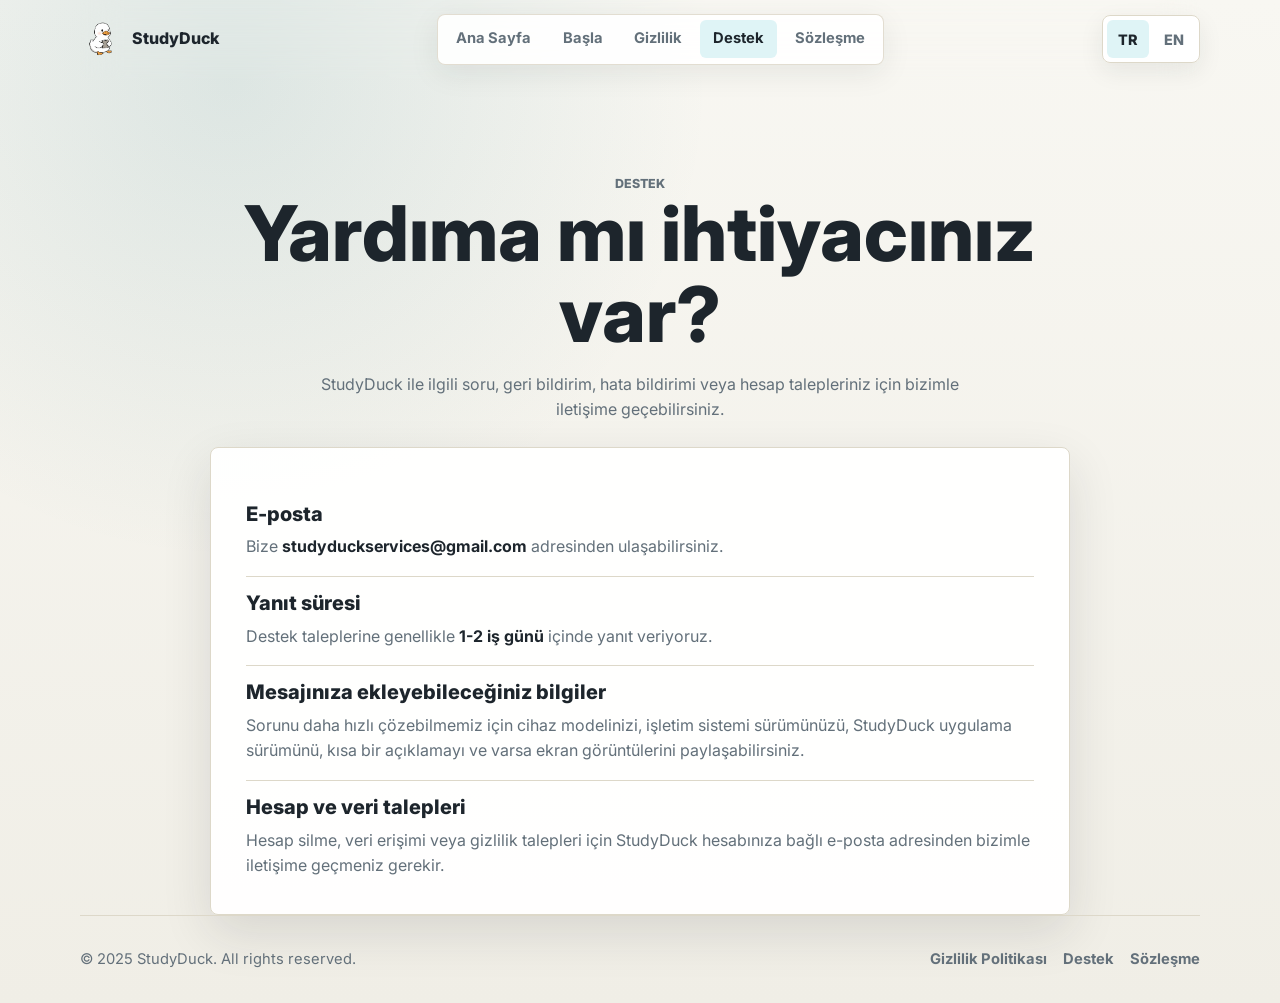
<file: support.html>
<!doctype html>
<html lang="tr">
<head>
  <meta charset="utf-8" />
  <meta name="viewport" content="width=device-width, initial-scale=1" />
  <meta name="description" content="StudyDuck destek sayfası ve support contact information." />
  <title>StudyDuck Support</title>
  <link rel="preconnect" href="https://fonts.googleapis.com" />
  <link rel="preconnect" href="https://fonts.gstatic.com" crossorigin />
  <link href="https://fonts.googleapis.com/css2?family=Inter:wght@400;500;600;700;800&display=swap" rel="stylesheet" />
  <link rel="stylesheet" href="styles.css" />
</head>
<body data-language="tr">
  <a class="skip-link" href="#main">İçeriğe geç</a>
  <header class="site-header">
    <a class="brand" href="index.html" aria-label="StudyDuck ana sayfa">
      <img src="duck-logo.png" alt="" />
      <span>StudyDuck</span>
    </a>
    <nav class="site-nav" aria-label="Primary navigation">
      <a href="index.html"><span data-lang-inline="tr">Ana Sayfa</span><span data-lang-inline="en">Home</span></a>
      <a href="study.html"><span data-lang-inline="tr">Başla</span><span data-lang-inline="en">Start</span></a>
      <a href="privacy-policy.html"><span data-lang-inline="tr">Gizlilik</span><span data-lang-inline="en">Privacy</span></a>
      <a href="support.html" aria-current="page"><span data-lang-inline="tr">Destek</span><span data-lang-inline="en">Support</span></a>
      <a href="eula.html"><span data-lang-inline="tr">Sözleşme</span><span data-lang-inline="en">EULA</span></a>
    </nav>
    <div class="language-switcher" aria-label="Language selection">
      <button type="button" data-lang-option="tr" aria-pressed="true">TR</button>
      <button type="button" data-lang-option="en" aria-pressed="false">EN</button>
    </div>
  </header>

  <main id="main">
    <div class="language-panel" data-lang-panel="tr" lang="tr">
      <section class="content-hero" aria-labelledby="support-title-tr">
        <p class="eyebrow">Destek</p>
        <h1 id="support-title-tr">Yardıma mı ihtiyacınız var?</h1>
        <p>StudyDuck ile ilgili soru, geri bildirim, hata bildirimi veya hesap talepleriniz için bizimle iletişime geçebilirsiniz.</p>
      </section>

      <section class="content-panel" aria-label="Destek bilgileri">
        <div class="support-list">
          <div class="support-item">
            <h2>E-posta</h2>
            <p>Bize <strong>studyduckservices@gmail.com</strong> adresinden ulaşabilirsiniz.</p>
          </div>
          <div class="support-item">
            <h2>Yanıt süresi</h2>
            <p>Destek taleplerine genellikle <strong>1-2 iş günü</strong> içinde yanıt veriyoruz.</p>
          </div>
          <div class="support-item">
            <h2>Mesajınıza ekleyebileceğiniz bilgiler</h2>
            <p>Sorunu daha hızlı çözebilmemiz için cihaz modelinizi, işletim sistemi sürümünüzü, StudyDuck uygulama sürümünü, kısa bir açıklamayı ve varsa ekran görüntülerini paylaşabilirsiniz.</p>
          </div>
          <div class="support-item">
            <h2>Hesap ve veri talepleri</h2>
            <p>Hesap silme, veri erişimi veya gizlilik talepleri için StudyDuck hesabınıza bağlı e-posta adresinden bizimle iletişime geçmeniz gerekir.</p>
          </div>
        </div>
      </section>
    </div>

    <div class="language-panel" data-lang-panel="en" lang="en">
      <section class="content-hero" aria-labelledby="support-title-en">
        <p class="eyebrow">Support</p>
        <h1 id="support-title-en">Need help?</h1>
        <p>Contact us for StudyDuck questions, feedback, bug reports, account requests, or privacy-related requests.</p>
      </section>

      <section class="content-panel" aria-label="Support details">
        <div class="support-list">
          <div class="support-item">
            <h2>Email</h2>
            <p>Reach us at <strong>studyduckservices@gmail.com</strong>.</p>
          </div>
          <div class="support-item">
            <h2>Response time</h2>
            <p>We usually respond to support requests within <strong>1-2 business days</strong>.</p>
          </div>
          <div class="support-item">
            <h2>Details to include</h2>
            <p>To help us solve the issue faster, please include your device model, operating system version, StudyDuck app version, a short description, and screenshots when available.</p>
          </div>
          <div class="support-item">
            <h2>Account and data requests</h2>
            <p>For account deletion, data access, or privacy requests, please contact us from the email address linked to your StudyDuck account.</p>
          </div>
        </div>
      </section>
    </div>
  </main>

  <footer class="site-footer">
    <p>&copy; 2025 StudyDuck. All rights reserved.</p>
    <nav aria-label="Footer navigation">
      <a href="privacy-policy.html"><span data-lang-inline="tr">Gizlilik Politikası</span><span data-lang-inline="en">Privacy Policy</span></a>
      <a href="support.html"><span data-lang-inline="tr">Destek</span><span data-lang-inline="en">Support</span></a>
      <a href="eula.html"><span data-lang-inline="tr">Sözleşme</span><span data-lang-inline="en">EULA</span></a>
    </nav>
  </footer>

  <script src="language.js" defer></script>
</body>
</html>
</file>
<file: styles.css>
:root {
  color-scheme: light;
  --brand: #f5ad18;
  --brand-strong: #bc7600;
  --accent: #1d6f7c;
  --accent-soft: #dff4f6;
  --background: #f8f7f2;
  --surface: #ffffff;
  --surface-muted: #f0eee6;
  --text: #1d252c;
  --muted: #63707a;
  --border: #ddd8c9;
  --shadow: 0 18px 50px rgba(29, 37, 44, 0.12);
  --max-width: 1120px;
}

* {
  box-sizing: border-box;
}

html {
  scroll-behavior: smooth;
}

body {
  margin: 0;
  background:
    radial-gradient(circle at 18% 8%, rgba(29, 111, 124, 0.12), transparent 30rem),
    linear-gradient(180deg, var(--background), var(--surface-muted));
  color: var(--text);
  font-family: Inter, system-ui, -apple-system, BlinkMacSystemFont, "Segoe UI", sans-serif;
  line-height: 1.6;
}

body::selection {
  background: var(--brand);
  color: #111;
}

a {
  color: inherit;
}

img {
  max-width: 100%;
  display: block;
}

.skip-link {
  position: absolute;
  left: 1rem;
  top: 1rem;
  z-index: 20;
  transform: translateY(-150%);
  background: var(--text);
  color: var(--background);
  padding: 0.65rem 0.85rem;
  border-radius: 8px;
  text-decoration: none;
}

.skip-link:focus {
  transform: translateY(0);
}

.site-header {
  position: sticky;
  top: 0;
  z-index: 10;
  display: grid;
  grid-template-columns: auto 1fr auto;
  align-items: center;
  gap: 1rem;
  width: min(100% - 2rem, var(--max-width));
  margin: 0 auto;
  padding: 0.85rem 0;
  backdrop-filter: blur(18px);
}

.brand {
  display: inline-flex;
  align-items: center;
  gap: 0.65rem;
  color: var(--text);
  font-weight: 800;
  text-decoration: none;
}

.brand img {
  width: 42px;
  height: 42px;
  object-fit: contain;
}

.site-nav {
  justify-self: center;
  display: flex;
  flex-wrap: wrap;
  justify-content: center;
  gap: 0.35rem;
  padding: 0.35rem;
  border: 1px solid color-mix(in srgb, var(--border), transparent 15%);
  border-radius: 8px;
  background: color-mix(in srgb, var(--surface), transparent 10%);
  box-shadow: 0 8px 30px rgba(29, 37, 44, 0.08);
}

.site-nav a {
  min-height: 38px;
  display: inline-flex;
  align-items: center;
  justify-content: center;
  padding: 0.45rem 0.8rem;
  border-radius: 6px;
  color: var(--muted);
  font-size: 0.92rem;
  font-weight: 700;
  text-decoration: none;
  transition: background 160ms ease, color 160ms ease;
}

.site-nav a:hover,
.site-nav a:focus-visible,
.site-nav a[aria-current="page"] {
  background: var(--accent-soft);
  color: var(--text);
  outline: none;
}

.language-switcher {
  display: inline-grid;
  grid-template-columns: repeat(2, minmax(42px, 1fr));
  gap: 0.25rem;
  padding: 0.25rem;
  border: 1px solid var(--border);
  border-radius: 8px;
  background: color-mix(in srgb, var(--surface), transparent 4%);
  box-shadow: 0 8px 25px rgba(29, 37, 44, 0.08);
}

.language-switcher button {
  min-width: 42px;
  min-height: 38px;
  border: 0;
  border-radius: 6px;
  background: transparent;
  color: var(--muted);
  cursor: pointer;
  font: inherit;
  font-size: 0.9rem;
  font-weight: 800;
}

.language-switcher button[aria-pressed="true"] {
  background: var(--accent-soft);
  color: var(--text);
}

.language-switcher button:focus-visible,
.button:focus-visible,
.store-link:focus-visible,
.back-link:focus-visible {
  outline: 3px solid color-mix(in srgb, var(--accent), transparent 40%);
  outline-offset: 3px;
}

.language-panel[hidden] {
  display: none;
}

[data-lang-inline] {
  display: none;
}

body[data-language="tr"] [data-lang-panel="en"],
body[data-language="en"] [data-lang-panel="tr"] {
  display: none;
}

body[data-language="tr"] [data-lang-inline="en"],
body[data-language="en"] [data-lang-inline="tr"] {
  display: none;
}

body[data-language="tr"] [data-lang-inline="tr"],
body[data-language="en"] [data-lang-inline="en"] {
  display: inline;
}

.hero {
  min-height: min(700px, 78svh);
  position: relative;
  display: grid;
  align-items: center;
  overflow: hidden;
  border-top: 1px solid transparent;
}

.hero::before {
  content: "";
  position: absolute;
  inset: 0;
  background:
    linear-gradient(90deg, color-mix(in srgb, var(--background), transparent 4%) 0%, color-mix(in srgb, var(--background), transparent 12%) 45%, color-mix(in srgb, var(--background), transparent 45%) 100%),
    url("duck-logo.png") right 8% center / min(46vw, 520px) auto no-repeat;
  opacity: 0.95;
}

.hero::after {
  content: "";
  position: absolute;
  inset: auto 0 0;
  height: 1px;
  background: var(--border);
}

.hero__content {
  position: relative;
  z-index: 1;
  width: min(100% - 2rem, var(--max-width));
  margin: 0 auto;
  padding: clamp(3.5rem, 8vw, 6.5rem) 0;
}

.eyebrow {
  margin: 0 0 0.8rem;
  color: var(--accent);
  font-size: 0.78rem;
  font-weight: 800;
  letter-spacing: 0;
  text-transform: uppercase;
}

h1,
h2,
h3,
p {
  overflow-wrap: anywhere;
}

h1,
h2,
h3 {
  margin: 0;
  line-height: 1.05;
}

h1 {
  max-width: 10ch;
  font-size: clamp(4rem, 11vw, 8.5rem);
  font-weight: 800;
}

h2 {
  max-width: 13ch;
  font-size: clamp(2rem, 5vw, 4rem);
  font-weight: 800;
}

h3 {
  font-size: 1.2rem;
}

.hero__lead {
  max-width: 620px;
  margin: 1.2rem 0 0;
  color: var(--muted);
  font-size: clamp(1.1rem, 2vw, 1.35rem);
}

.hero__actions {
  display: flex;
  flex-wrap: wrap;
  gap: 0.75rem;
  margin-top: 2rem;
}

.button {
  min-height: 48px;
  display: inline-flex;
  align-items: center;
  justify-content: center;
  padding: 0.75rem 1.05rem;
  border: 1px solid transparent;
  border-radius: 8px;
  font-weight: 800;
  text-decoration: none;
}

.button--primary {
  background: var(--text);
  color: var(--background);
}

.button--secondary {
  background: var(--surface);
  border-color: var(--border);
  color: var(--text);
}

.section {
  width: min(100% - 2rem, var(--max-width));
  margin: 0 auto;
  padding: clamp(3rem, 6vw, 5rem) 0;
}

.section--tight {
  padding-top: clamp(2.5rem, 5vw, 4rem);
}

.section--split {
  display: grid;
  grid-template-columns: minmax(0, 0.85fr) minmax(320px, 1.15fr);
  gap: clamp(2rem, 5vw, 5rem);
  align-items: start;
  border-top: 1px solid var(--border);
}

.section__header {
  display: grid;
  gap: 0.2rem;
  margin-bottom: 1.4rem;
}

.feature-grid {
  display: grid;
  grid-template-columns: repeat(3, minmax(0, 1fr));
  gap: 1rem;
}

.feature-card,
.content-panel,
.embed-panel,
.store-link {
  border: 1px solid var(--border);
  border-radius: 8px;
  background: color-mix(in srgb, var(--surface), transparent 3%);
  box-shadow: var(--shadow);
}

.feature-card {
  min-height: 250px;
  display: flex;
  flex-direction: column;
  gap: 0.9rem;
  padding: 1.3rem;
}

.feature-card__icon {
  width: 52px;
  height: 52px;
  display: inline-grid;
  place-items: center;
  border-radius: 8px;
  background: var(--accent-soft);
  color: var(--accent);
  font-size: 0.86rem;
  font-weight: 800;
}

.feature-card p,
.content-panel p,
.content-panel li,
.store-card p {
  color: var(--muted);
}

.feature-card p {
  margin: 0;
}

.steps {
  display: grid;
  gap: 0.75rem;
  margin: 0;
  padding: 0;
  list-style: none;
}

.steps li {
  display: grid;
  grid-template-columns: 42px 1fr;
  gap: 0.85rem;
  align-items: center;
  min-height: 72px;
  padding: 1rem;
  border: 1px solid var(--border);
  border-radius: 8px;
  background: var(--surface);
}

.steps li > span {
  width: 42px;
  height: 42px;
  display: inline-grid;
  place-items: center;
  border-radius: 50%;
  background: var(--brand);
  color: #171717;
  font-weight: 800;
}

.steps p {
  min-width: 0;
  margin: 0;
  color: var(--text);
  font-weight: 700;
}

.embed-panel {
  min-height: 180px;
  padding: 1rem;
  overflow: hidden;
}

.content-hero {
  width: min(100% - 2rem, 860px);
  margin: 0 auto;
  padding: clamp(3rem, 7vw, 5rem) 0 1.5rem;
  text-align: center;
}

.content-hero h1 {
  max-width: none;
  font-size: clamp(2.4rem, 7vw, 4.8rem);
}

.content-hero p {
  max-width: 640px;
  margin: 1rem auto 0;
  color: var(--muted);
}

.content-panel {
  width: min(100% - 2rem, 860px);
  margin: 0 auto;
  padding: clamp(1.4rem, 4vw, 2.2rem);
}

.content-panel + .content-panel {
  margin-top: 1rem;
}

.content-panel h2 {
  max-width: none;
  margin-top: 2rem;
  font-size: 1.25rem;
}

.content-panel h2:first-child {
  margin-top: 0;
}

.content-panel p,
.content-panel ul {
  margin: 0.6rem 0 0;
}

.content-panel ul {
  padding-left: 1.2rem;
}

.content-panel strong {
  color: var(--text);
}

.support-list {
  display: grid;
  gap: 1rem;
  margin-top: 1.3rem;
}

.support-item {
  padding-top: 1rem;
  border-top: 1px solid var(--border);
}

.support-item:first-child {
  padding-top: 0;
  border-top: 0;
}

.store-page {
  min-height: 100svh;
  display: grid;
  place-items: center;
  padding: 1rem;
}

.store-card {
  width: min(100%, 560px);
  padding: clamp(1.5rem, 6vw, 3rem);
  border: 1px solid var(--border);
  border-radius: 8px;
  background: var(--surface);
  box-shadow: var(--shadow);
  text-align: center;
}

.store-card img {
  width: 120px;
  height: 120px;
  margin: 0 auto 1rem;
  object-fit: contain;
}

.store-card h1 {
  max-width: none;
  font-size: clamp(2.4rem, 8vw, 4rem);
}

.store-links {
  display: grid;
  gap: 0.75rem;
  margin-top: 1.5rem;
}

.store-link {
  display: flex;
  justify-content: space-between;
  gap: 1rem;
  padding: 1rem;
  color: var(--text);
  font-weight: 800;
  text-decoration: none;
}

.back-link {
  display: inline-flex;
  margin-top: 1.3rem;
  color: var(--muted);
  font-weight: 700;
  text-decoration: none;
}

.site-footer {
  display: flex;
  flex-wrap: wrap;
  align-items: center;
  justify-content: space-between;
  gap: 1rem;
  width: min(100% - 2rem, var(--max-width));
  margin: 0 auto;
  padding: 2rem 0;
  border-top: 1px solid var(--border);
  color: var(--muted);
  font-size: 0.92rem;
}

.site-footer p {
  margin: 0;
}

.site-footer nav {
  display: flex;
  flex-wrap: wrap;
  gap: 1rem;
}

.site-footer a {
  color: var(--muted);
  font-weight: 700;
  text-decoration: none;
}

.study-page {
  min-height: 100svh;
}

.study-shell {
  width: min(100% - 2rem, 1380px);
  margin: 0 auto;
}

.study-intro {
  display: grid;
  grid-template-columns: minmax(0, 1fr) auto;
  gap: 1rem;
  align-items: end;
  padding: clamp(2rem, 5vw, 4rem) 0 1.25rem;
}

.study-intro h1 {
  max-width: 15ch;
  font-size: clamp(2.4rem, 6vw, 5.4rem);
}

.study-session {
  display: flex;
  flex-wrap: wrap;
  gap: 0.6rem;
  align-items: center;
  justify-content: flex-end;
  color: var(--muted);
  font-weight: 800;
}

.study-app {
  display: grid;
  grid-template-columns: minmax(220px, 0.78fr) minmax(360px, 1.45fr) minmax(300px, 0.9fr);
  gap: 1rem;
  align-items: start;
  padding-bottom: 2rem;
}

.study-auth {
  display: grid;
  place-items: center;
  min-height: 48svh;
  padding: 1rem 0 3rem;
}

.study-card,
.study-sidebar,
.study-panel > .study-card {
  border: 1px solid var(--border);
  border-radius: 8px;
  background: color-mix(in srgb, var(--surface), transparent 3%);
  box-shadow: var(--shadow);
}

.study-card,
.study-sidebar {
  padding: 1rem;
}

.study-card + .study-card,
.study-panel .study-card + .study-card {
  margin-top: 1rem;
}

.study-card--auth {
  width: min(100%, 720px);
  display: grid;
  grid-template-columns: minmax(0, 1fr) minmax(280px, 0.8fr);
  gap: clamp(1rem, 4vw, 2rem);
  align-items: start;
  padding: clamp(1.25rem, 4vw, 2rem);
}

.study-card--auth h2,
.study-toolbar h2,
.study-note h2,
.study-quiz h2,
.study-chat h2 {
  max-width: none;
  font-size: clamp(1.35rem, 3vw, 2rem);
}

.study-card--auth p,
.study-muted,
.study-empty,
.note-header p {
  color: var(--muted);
}

.study-toolbar,
.note-header {
  display: flex;
  gap: 1rem;
  align-items: start;
  justify-content: space-between;
  margin-bottom: 1rem;
}

.study-toolbar .eyebrow,
.note-header .eyebrow {
  margin-bottom: 0.35rem;
}

.study-form {
  display: grid;
  gap: 0.8rem;
}

.study-form--grid {
  grid-template-columns: repeat(2, minmax(0, 1fr));
}

.study-wide {
  grid-column: 1 / -1;
}

.study-form label {
  display: grid;
  gap: 0.35rem;
  color: var(--text);
  font-size: 0.9rem;
  font-weight: 800;
}

.study-form input,
.study-form textarea,
.study-form select,
.chat-form input {
  width: 100%;
  min-height: 46px;
  border: 1px solid var(--border);
  border-radius: 8px;
  background: var(--surface);
  color: var(--text);
  font: inherit;
  padding: 0.7rem 0.8rem;
}

.study-form textarea {
  min-height: 190px;
  resize: vertical;
}

.study-file input {
  padding: 0.55rem;
}

.study-check {
  grid-template-columns: auto 1fr;
  align-items: center;
  color: var(--muted);
}

.study-check input {
  width: auto;
  min-height: auto;
}

.study-actions {
  display: flex;
  flex-wrap: wrap;
  gap: 0.65rem;
  align-items: center;
}

.button--compact {
  min-height: 40px;
  padding: 0.55rem 0.8rem;
}

.button--danger {
  border-color: rgba(208, 92, 92, 0.45);
  background: rgba(208, 92, 92, 0.12);
  color: #ffd7d7;
}

.button--danger:hover,
.button--danger:focus-visible {
  background: rgba(208, 92, 92, 0.2);
}

.icon-button {
  width: 42px;
  height: 42px;
  display: inline-grid;
  place-items: center;
  border: 1px solid var(--border);
  border-radius: 8px;
  background: var(--surface);
  color: var(--text);
  cursor: pointer;
  font: inherit;
  font-weight: 900;
}

.notebook-group + .notebook-group {
  margin-top: 1rem;
  padding-top: 1rem;
  border-top: 1px solid var(--border);
}

.notebook-group h3 {
  margin-bottom: 0.55rem;
  color: var(--muted);
  font-size: 0.82rem;
  text-transform: uppercase;
}

.note-item {
  width: 100%;
  display: grid;
  gap: 0.2rem;
  margin-top: 0.45rem;
  padding: 0.75rem;
  border: 1px solid transparent;
  border-radius: 8px;
  background: transparent;
  color: var(--text);
  cursor: pointer;
  font: inherit;
  text-align: left;
}

.note-item:hover,
.note-item:focus-visible,
.note-item.is-active {
  border-color: var(--border);
  background: var(--accent-soft);
  outline: none;
}

.note-item span {
  font-weight: 800;
}

.note-item small {
  color: var(--muted);
  font-weight: 700;
}

.study-empty {
  display: grid;
  gap: 0.45rem;
  padding: 1rem 0;
}

.study-empty h2,
.study-empty p {
  margin: 0;
}

.study-empty--small {
  padding: 0.8rem;
  border: 1px dashed var(--border);
  border-radius: 8px;
}

.study-empty--small span {
  color: var(--muted);
}

.note-content {
  max-height: 70svh;
  overflow: auto;
  padding-right: 0.4rem;
  color: var(--text);
}

.note-content h2,
.note-content h3,
.note-content h4 {
  max-width: none;
  margin: 1.2rem 0 0.45rem;
  font-size: 1.2rem;
  line-height: 1.25;
}

.note-content h2:first-child,
.note-content h3:first-child,
.note-content h4:first-child {
  margin-top: 0;
}

.quiz-progress,
.quiz-result {
  display: flex;
  justify-content: space-between;
  gap: 1rem;
  margin-bottom: 0.9rem;
  color: var(--muted);
  font-weight: 800;
}

.quiz-mode {
  display: grid;
  gap: 0.45rem;
  margin: 1rem 0;
  color: #dfe6ee;
  font-size: 0.86rem;
  font-weight: 900;
}

.quiz-mode select {
  width: 100%;
  min-height: 42px;
  border: 1px solid #45505c;
  border-radius: 12px;
  appearance: none;
  background:
    linear-gradient(45deg, transparent 50%, #dfe6ee 50%) right 1rem center / 6px 6px no-repeat,
    linear-gradient(135deg, #dfe6ee 50%, transparent 50%) right 0.72rem center / 6px 6px no-repeat,
    #171d23;
  color: #ffffff;
  font: inherit;
  padding: 0.65rem 2.3rem 0.65rem 0.75rem;
}

.quiz-mode select:focus {
  border-color: rgba(245, 173, 24, 0.8);
  box-shadow: 0 0 0 4px rgba(245, 173, 24, 0.12);
  outline: none;
}

.quiz-result {
  display: grid;
  justify-content: start;
}

.quiz-result strong {
  color: var(--accent);
  font-size: 2.5rem;
  line-height: 1;
}

.quiz-question {
  margin-bottom: 0.9rem;
  line-height: 1.25;
}

.quiz-options {
  display: grid;
  gap: 0.55rem;
}

.quiz-option {
  width: 100%;
  padding: 0.8rem;
  border: 1px solid var(--border);
  border-radius: 8px;
  background: var(--surface);
  color: var(--text);
  cursor: pointer;
  font: inherit;
  font-weight: 800;
  text-align: left;
}

.quiz-option:hover,
.quiz-option:focus-visible {
  border-color: var(--accent);
  outline: none;
}

.quiz-option.is-correct {
  border-color: #20915b;
  background: #e7f7ee;
}

.quiz-option.is-wrong {
  border-color: #b93c3c;
  background: #fdecec;
}

.visual-aid {
  display: grid;
  gap: 0.45rem;
  margin-bottom: 0.9rem;
  padding: 0.8rem;
  border: 1px solid var(--border);
  border-radius: 8px;
  background: var(--surface-muted);
}

.visual-aid p {
  margin: 0;
  color: var(--muted);
}

.visual-aid img {
  border-radius: 8px;
}

.visual-aid pre {
  overflow: auto;
  margin: 0;
  white-space: pre-wrap;
  font: inherit;
  font-size: 0.9rem;
}

.chat-log {
  display: grid;
  gap: 0.65rem;
  min-height: 180px;
  max-height: 360px;
  overflow: auto;
  padding: 0.25rem 0 0.75rem;
}

.chat-message {
  display: grid;
  gap: 0.25rem;
  padding: 0.75rem;
  border-radius: 8px;
  background: var(--surface-muted);
}

.chat-message--user {
  background: var(--accent-soft);
}

.chat-message span {
  color: var(--muted);
  font-size: 0.78rem;
  font-weight: 800;
  text-transform: uppercase;
}

.chat-message p {
  margin: 0;
}

.chat-form {
  display: grid;
  grid-template-columns: minmax(0, 1fr) auto;
  gap: 0.55rem;
  margin-top: 0.75rem;
}

.study-toast {
  position: fixed;
  right: 1rem;
  bottom: 1rem;
  z-index: 30;
  width: min(420px, calc(100% - 2rem));
  padding: 0.9rem 1rem;
  border: 1px solid var(--border);
  border-radius: 8px;
  background: var(--text);
  color: var(--background);
  box-shadow: var(--shadow);
  font-weight: 800;
}

.study-toast[data-type="success"] {
  background: #1f6f4b;
}

.study-toast[data-type="error"] {
  background: #9d2d2d;
}

.is-busy {
  cursor: progress;
}

button:disabled,
input:disabled,
textarea:disabled,
select:disabled {
  cursor: not-allowed;
  opacity: 0.66;
}

.study-auth-hero[hidden],
.study-workspace[hidden],
.workspace-view[hidden] {
  display: none !important;
}

.study-auth-hero {
  min-height: calc(100svh - 180px);
  display: grid;
  grid-template-columns: minmax(0, 1.1fr) minmax(320px, 0.65fr);
  gap: clamp(1.5rem, 5vw, 4rem);
  align-items: center;
  padding: clamp(2rem, 6vw, 5rem) 0;
}

.study-auth-copy {
  display: grid;
  gap: 1rem;
}

.study-auth-copy h1 {
  max-width: 11ch;
  font-size: clamp(3rem, 8vw, 7rem);
}

.study-auth-copy p {
  max-width: 620px;
  margin: 0;
  color: var(--muted);
  font-size: clamp(1.05rem, 2vw, 1.25rem);
}

.study-feature-row {
  display: flex;
  flex-wrap: wrap;
  gap: 0.6rem;
  margin-top: 0.3rem;
}

.study-feature-row span {
  min-height: 38px;
  display: inline-flex;
  align-items: center;
  padding: 0.45rem 0.75rem;
  border: 1px solid var(--border);
  border-radius: 8px;
  background: var(--surface);
  color: var(--accent);
  font-weight: 800;
}

.study-login-card {
  display: grid;
  gap: 0.8rem;
  padding: clamp(1.2rem, 4vw, 1.6rem);
  border: 1px solid var(--border);
  border-radius: 8px;
  background: color-mix(in srgb, var(--surface), transparent 2%);
  box-shadow: var(--shadow);
}

.study-login-card h2 {
  max-width: none;
  font-size: clamp(1.8rem, 4vw, 2.8rem);
}

.study-workspace {
  display: grid;
  gap: 1rem;
  padding: clamp(1.5rem, 4vw, 3rem) 0 2rem;
}

.workspace-top {
  display: grid;
  grid-template-columns: minmax(0, 1fr) auto;
  gap: 1rem;
  align-items: end;
}

.workspace-top h1 {
  max-width: none;
  font-size: clamp(2.2rem, 5vw, 4.2rem);
}

.workspace-tabs {
  display: flex;
  gap: 0.45rem;
  overflow-x: auto;
  padding: 0.35rem;
  border: 1px solid var(--border);
  border-radius: 8px;
  background: color-mix(in srgb, var(--surface), transparent 6%);
  box-shadow: 0 8px 25px rgba(29, 37, 44, 0.08);
}

.workspace-tabs button {
  min-height: 42px;
  border: 0;
  border-radius: 6px;
  background: transparent;
  color: var(--muted);
  cursor: pointer;
  font: inherit;
  font-weight: 800;
  padding: 0.55rem 0.9rem;
  white-space: nowrap;
}

.workspace-tabs button[aria-pressed="true"] {
  background: var(--accent-soft);
  color: var(--text);
}

.workspace-grid {
  display: grid;
  grid-template-columns: minmax(250px, 0.34fr) minmax(0, 1fr);
  gap: 1rem;
  align-items: start;
}

.sources-panel,
.workspace-canvas {
  min-width: 0;
}

.sources-panel {
  position: sticky;
  top: 5.5rem;
  max-height: calc(100svh - 7rem);
  overflow: auto;
  padding: 1rem;
  border: 1px solid var(--border);
  border-radius: 8px;
  background: color-mix(in srgb, var(--surface), transparent 3%);
  box-shadow: var(--shadow);
}

.workspace-canvas > .workspace-view {
  min-width: 0;
}

.study-create-card,
.study-note,
.study-quiz,
.study-chat {
  min-height: min(620px, calc(100svh - 15rem));
}

.study-note .study-empty,
.study-quiz .study-muted,
.study-chat .study-muted {
  max-width: 560px;
}

.study-note .note-content {
  max-height: calc(100svh - 19rem);
}

.study-create-card .study-form textarea {
  min-height: 300px;
}

.study-chat {
  display: grid;
  grid-template-rows: auto minmax(280px, 1fr) auto;
}

.study-chat .chat-log {
  max-height: none;
}

@media (max-width: 820px) {
  .site-header {
    grid-template-columns: 1fr auto;
  }

  .site-nav {
    grid-column: 1 / -1;
    justify-self: stretch;
    overflow-x: auto;
  }

  .hero {
    min-height: 74svh;
  }

  .hero::before {
    background:
      linear-gradient(180deg, color-mix(in srgb, var(--background), transparent 2%) 0%, color-mix(in srgb, var(--background), transparent 18%) 55%, color-mix(in srgb, var(--background), transparent 35%) 100%),
      url("duck-logo.png") center bottom 8% / min(72vw, 360px) auto no-repeat;
    opacity: 0.9;
  }

  .hero__content {
    align-self: start;
    padding-top: 3rem;
  }

  .feature-grid,
  .section--split {
    grid-template-columns: 1fr;
  }

  .feature-card {
    min-height: auto;
  }

  .study-intro,
  .study-card--auth,
  .study-app,
  .study-form--grid {
    grid-template-columns: 1fr;
  }

  .study-session {
    justify-content: flex-start;
  }

  .note-content {
    max-height: none;
  }

  .study-auth-hero,
  .workspace-top,
  .workspace-grid {
    grid-template-columns: 1fr;
  }

  .study-auth-copy h1 {
    max-width: 12ch;
  }

  .sources-panel {
    position: static;
    max-height: none;
  }

  .study-create-card,
  .study-note,
  .study-quiz,
  .study-chat {
    min-height: auto;
  }
}

@media (max-width: 520px) {
  .brand span {
    font-size: 0.95rem;
  }

  .site-nav {
    justify-content: flex-start;
  }

  .site-nav a {
    padding-inline: 0.7rem;
    font-size: 0.86rem;
  }

  .hero__actions,
  .button {
    width: 100%;
  }

  .site-footer {
    align-items: flex-start;
    flex-direction: column;
  }

  .chat-form,
  .study-actions,
  .button {
    width: 100%;
  }

  .chat-form {
    grid-template-columns: 1fr;
  }
}

/* Study notebook flow */
.study-page {
  --background: #1f2328;
  --surface: #242930;
  --surface-muted: #2d333b;
  --text: #f7f9fb;
  --muted: #aeb7c2;
  --border: #39414a;
  --accent: #f5ad18;
  --accent-soft: #3b3423;
  background:
    radial-gradient(circle at 12% 0%, rgba(245, 173, 24, 0.12), transparent 24rem),
    radial-gradient(circle at 90% 10%, rgba(29, 111, 124, 0.18), transparent 28rem),
    #1f2328;
  color: var(--text);
}

.study-page.is-study-authenticated .study-shell {
  width: 100%;
}

.study-page [hidden] {
  display: none !important;
}

.notebook-app {
  min-height: 100svh;
  background: transparent;
}

.notebook-app * {
  scrollbar-color: #59636f #20252b;
}

.notebook-topbar {
  min-height: 60px;
  display: flex;
  align-items: center;
  justify-content: space-between;
  gap: 1rem;
  padding: 0.65rem clamp(1rem, 2vw, 1.5rem);
  border-bottom: 1px solid #2f363d;
  background: linear-gradient(90deg, #171b20, #192125);
}

.notebook-brand {
  display: inline-flex;
  align-items: center;
  gap: 0.75rem;
  border: 0;
  background: transparent;
  color: #ffffff;
  cursor: pointer;
  font: inherit;
  font-size: 1.15rem;
  font-weight: 800;
}

.notebook-brand img {
  width: 34px;
  height: 34px;
  filter: drop-shadow(0 0 12px rgba(245, 173, 24, 0.2));
}

.notebook-topbar__actions,
.library-toolbar__actions,
.notebook-detail-actions,
.notebook-detail-title {
  display: flex;
  align-items: center;
  gap: 0.7rem;
}

.notebook-topbar__actions {
  color: var(--muted);
  font-size: 0.9rem;
  font-weight: 800;
}

.notebook-library {
  width: min(100% - 2rem, 1540px);
  margin: 0 auto;
  padding: clamp(1.5rem, 4vw, 3rem) 0 4rem;
}

.library-tabs {
  display: flex;
  gap: 0.55rem;
  margin-bottom: 1.8rem;
}

.library-tabs button {
  min-height: 42px;
  border: 1px solid transparent;
  border-radius: 999px;
  background: transparent;
  color: var(--muted);
  cursor: pointer;
  font: inherit;
  font-weight: 800;
  padding: 0.55rem 1rem;
}

.library-tabs button[aria-pressed="true"] {
  border-color: rgba(245, 173, 24, 0.38);
  background: rgba(245, 173, 24, 0.14);
  color: #ffffff;
}

.library-toolbar {
  display: flex;
  align-items: end;
  justify-content: space-between;
  gap: 1rem;
  margin-bottom: 1.4rem;
}

.library-toolbar h1,
.library-section h2,
.notebook-detail-bar h1,
.panel-heading h2,
.chat-canvas__top h2 {
  max-width: none;
  color: #ffffff;
}

.library-toolbar h1 {
  font-size: clamp(2rem, 4vw, 3.6rem);
}

.library-section + .library-section {
  margin-top: clamp(2rem, 5vw, 4.5rem);
}

.library-section h2 {
  margin-bottom: 1rem;
  font-size: clamp(1.35rem, 2vw, 1.8rem);
}

.notebook-card-grid,
.recent-card-grid {
  display: grid;
  grid-template-columns: repeat(5, minmax(190px, 1fr));
  gap: 1rem;
}

.recent-card-grid {
  grid-template-columns: repeat(auto-fit, minmax(220px, 295px));
}

.notebook-card,
.recent-card {
  min-height: 190px;
  display: grid;
  align-content: end;
  gap: 0.45rem;
  border: 1px solid transparent;
  border-radius: 8px;
  color: #ffffff;
  cursor: pointer;
  font: inherit;
  overflow: hidden;
  padding: 1.25rem;
  position: relative;
  text-align: left;
}

.notebook-card::before {
  content: "";
  position: absolute;
  inset: 0;
  background:
    linear-gradient(180deg, transparent 20%, rgba(0, 0, 0, 0.72)),
    radial-gradient(circle at 25% 25%, rgba(255, 255, 255, 0.22), transparent 28%),
    linear-gradient(135deg, #1d6f7c, #26333c);
  opacity: 0.95;
}

.notebook-card--theme-2::before {
  background:
    linear-gradient(180deg, transparent 18%, rgba(0, 0, 0, 0.76)),
    repeating-linear-gradient(175deg, #182430 0 14px, #a8710d 15px 20px, #1d4e58 21px 36px);
}

.notebook-card--theme-3::before {
  background:
    linear-gradient(180deg, transparent 18%, rgba(0, 0, 0, 0.76)),
    radial-gradient(circle at 30% 35%, #5e7d5d, transparent 24%),
    linear-gradient(135deg, #283023, #1d3837);
}

.notebook-card--theme-4::before {
  background:
    linear-gradient(180deg, transparent 18%, rgba(0, 0, 0, 0.76)),
    radial-gradient(circle at 65% 20%, #2d8a9b, transparent 26%),
    linear-gradient(135deg, #0d3542, #1d2530);
}

.notebook-card--theme-5::before {
  background:
    linear-gradient(180deg, transparent 18%, rgba(0, 0, 0, 0.76)),
    linear-gradient(135deg, #383a2a, #3b3a2d);
}

.notebook-card--create {
  place-items: center;
  align-content: center;
  border-color: var(--border);
  background: transparent;
  color: #ffffff;
  text-align: center;
}

.notebook-card--create::before {
  display: none;
}

.notebook-card > *,
.recent-card > * {
  position: relative;
  z-index: 1;
}

.notebook-card strong {
  max-width: 14ch;
  font-size: 1.35rem;
  line-height: 1.2;
}

.notebook-card small,
.recent-card small {
  color: #dfe6ee;
  font-weight: 800;
}

.notebook-card__badge {
  display: inline-flex;
  width: max-content;
  align-items: center;
  gap: 0.35rem;
  color: #ffffff;
  font-size: 0.84rem;
  font-weight: 800;
}

.notebook-card__plus {
  width: 64px;
  height: 64px;
  display: inline-grid;
  place-items: center;
  border-radius: 50%;
  background: rgba(245, 173, 24, 0.16);
  color: #ffffff;
  font-size: 2rem;
}

.recent-card {
  min-height: 190px;
  border-color: var(--border);
  background: #30343f;
}

.recent-card p {
  margin: 0;
  color: var(--muted);
  font-size: 0.9rem;
}

.recent-card__icon {
  color: var(--accent);
  font-size: 1.6rem;
}

.library-empty {
  min-height: 190px;
  display: grid;
  align-content: center;
  gap: 0.35rem;
  border: 1px dashed var(--border);
  border-radius: 8px;
  color: var(--muted);
  padding: 1.25rem;
}

.library-empty strong {
  color: #ffffff;
  font-size: 1.2rem;
}

.notebook-workbench {
  min-height: calc(100svh - 60px);
}

.notebook-detail-bar {
  min-height: 58px;
  display: flex;
  align-items: center;
  justify-content: space-between;
  gap: 1rem;
  padding: 0.65rem clamp(1rem, 2vw, 1.5rem);
  border-bottom: 1px solid #2f363d;
  background: #171b20;
}

.notebook-detail-bar h1 {
  font-size: 1.25rem;
}

.notebook-detail-bar .eyebrow {
  margin-bottom: 0.1rem;
}

.notebook-columns {
  display: grid;
  grid-template-columns: minmax(280px, 0.86fr) minmax(420px, 1.65fr) minmax(280px, 0.82fr);
  gap: 1rem;
  height: calc(100svh - 118px);
  padding: 0 0 0 0;
}

.notebook-columns .sources-panel,
.chat-canvas,
.studio-panel {
  min-width: 0;
  min-height: 0;
  border: 1px solid #303840;
  background: #20252b;
}

.notebook-columns .sources-panel {
  position: static;
  max-height: none;
  border-left: 0;
  border-radius: 0 8px 8px 0;
  box-shadow: none;
}

.panel-heading,
.chat-canvas__top {
  min-height: 48px;
  display: flex;
  align-items: center;
  justify-content: space-between;
  gap: 0.75rem;
  margin: 0;
  padding-bottom: 0.85rem;
  border-bottom: 1px solid #303840;
}

.panel-heading h2,
.chat-canvas__top h2 {
  font-size: 1rem;
}

.source-form {
  display: grid;
  gap: 0.68rem;
  margin: 1rem 0;
  padding: 0.85rem;
  border: 1px solid rgba(245, 173, 24, 0.16);
  border-radius: 14px;
  background:
    radial-gradient(circle at 10% 0%, rgba(245, 173, 24, 0.1), transparent 12rem),
    linear-gradient(180deg, #252b32, #20252b);
  box-shadow: 0 18px 40px rgba(0, 0, 0, 0.18);
}

.source-form__head {
  display: flex;
  align-items: start;
  justify-content: space-between;
  gap: 0.75rem;
}

.source-form__head strong {
  display: block;
  color: #ffffff;
  font-size: 1.05rem;
  line-height: 1.2;
}

.source-form__head .icon-button {
  width: 34px;
  height: 34px;
  border-radius: 10px;
}

.source-field {
  display: grid;
  gap: 0.45rem;
  color: #dfe6ee;
  font-size: 0.84rem;
  font-weight: 800;
}

.source-form input,
.source-form textarea,
.source-form select,
.chat-form input {
  min-height: 38px;
  border: 1px solid #45505c;
  border-radius: 12px;
  background: #171d23;
  color: #ffffff;
  outline: none;
  transition: border-color 160ms ease, box-shadow 160ms ease, background 160ms ease;
}

.source-form input:focus,
.source-form textarea:focus,
.source-form select:focus {
  border-color: rgba(245, 173, 24, 0.8);
  background: #151a20;
  box-shadow: 0 0 0 4px rgba(245, 173, 24, 0.12);
}

.source-form select {
  appearance: none;
  background:
    linear-gradient(45deg, transparent 50%, #dfe6ee 50%) right 1rem center / 6px 6px no-repeat,
    linear-gradient(135deg, #dfe6ee 50%, transparent 50%) right 0.72rem center / 6px 6px no-repeat,
    #171d23;
  padding-right: 2.3rem;
}

.source-form textarea {
  min-height: 92px;
  line-height: 1.5;
}

.source-upload {
  min-height: 108px;
  display: grid;
  place-items: center;
  gap: 0.45rem;
  padding: 0.9rem;
  border: 1px dashed #59636f;
  border-radius: 16px;
  background:
    radial-gradient(circle at 50% 0%, rgba(143, 214, 223, 0.08), transparent 10rem),
    rgba(23, 29, 35, 0.72);
  color: #ffffff;
  cursor: pointer;
  text-align: center;
  transition: border-color 160ms ease, background 160ms ease, transform 160ms ease;
}

.source-upload:hover,
.source-upload:focus-within,
.source-upload.is-dragging {
  border-color: rgba(245, 173, 24, 0.78);
  background: rgba(245, 173, 24, 0.08);
  transform: translateY(-1px);
}

.source-upload input {
  position: absolute;
  width: 1px;
  height: 1px;
  opacity: 0;
  pointer-events: none;
}

.source-upload__icon {
  width: 38px;
  height: 38px;
  display: inline-grid;
  place-items: center;
  border-radius: 50%;
  background: rgba(245, 173, 24, 0.16);
  color: var(--accent);
  font-size: 1.35rem;
  font-weight: 900;
}

.source-upload strong {
  font-size: 0.93rem;
  line-height: 1.2;
}

.source-upload small {
  max-width: 100%;
  color: var(--muted);
  font-weight: 700;
  overflow: hidden;
  text-overflow: ellipsis;
  white-space: nowrap;
}

.source-form .study-actions {
  position: sticky;
  bottom: -0.85rem;
  display: grid;
  grid-template-columns: minmax(0, 1fr) minmax(0, 1fr);
  gap: 0.55rem;
  margin: 0 -0.85rem -0.85rem;
  padding: 0.75rem 0.85rem 0.85rem;
  border-top: 1px solid rgba(255, 255, 255, 0.08);
  background: linear-gradient(180deg, rgba(32, 37, 43, 0.88), #20252b 38%);
  backdrop-filter: blur(12px);
}

.source-form .study-actions .button {
  width: 100%;
}

.study-list {
  display: grid;
  gap: 0.55rem;
  margin-top: 1rem;
}

.source-row {
  width: 100%;
  display: grid;
  grid-template-columns: minmax(0, 1fr) auto;
  gap: 0.45rem;
  border: 1px solid transparent;
  border-radius: 8px;
  background: transparent;
  padding: 0.25rem;
}

.source-item {
  min-width: 0;
  display: grid;
  gap: 0.2rem;
  border: 0;
  background: transparent;
  color: #ffffff;
  cursor: pointer;
  font: inherit;
  padding: 0.65rem;
  text-align: left;
}

.source-row:hover,
.source-row:focus-within,
.source-row.is-active {
  border-color: #4b5663;
  background: #2b3138;
}

.source-row--pending {
  border-color: rgba(245, 173, 24, 0.32);
  background: rgba(245, 173, 24, 0.08);
}

.source-item:focus-visible {
  outline: none;
}

.source-item span {
  font-weight: 800;
}

.source-item small {
  color: var(--muted);
  font-weight: 700;
}

.source-delete {
  align-self: center;
  min-height: 34px;
  border: 1px solid rgba(208, 92, 92, 0.34);
  border-radius: 8px;
  background: rgba(208, 92, 92, 0.1);
  color: #ffd7d7;
  cursor: pointer;
  font: inherit;
  font-size: 0.78rem;
  font-weight: 900;
  padding: 0.35rem 0.55rem;
}

.source-delete:hover,
.source-delete:focus-visible {
  background: rgba(208, 92, 92, 0.18);
  outline: none;
}

.source-spinner,
.note-processing__spinner {
  display: inline-block;
  border-radius: 50%;
  border: 2px solid rgba(245, 173, 24, 0.22);
  border-top-color: var(--accent);
  animation: study-spin 850ms linear infinite;
}

.source-spinner {
  align-self: center;
  width: 22px;
  height: 22px;
  margin-right: 0.35rem;
}

.chat-canvas {
  display: grid;
  grid-template-rows: auto minmax(0, 1fr) auto;
  border-radius: 8px;
  margin-top: 0;
  padding: 1rem;
  overflow: hidden;
}

.conversation-scroll {
  min-height: 0;
  overflow: auto;
  padding-right: 0.35rem;
}

.note-hero {
  display: grid;
  align-content: start;
  gap: 1.1rem;
  overflow: visible;
  padding: clamp(1.2rem, 4vw, 2.4rem) 1.5rem 1.75rem;
}

.note-processing {
  min-height: 320px;
  display: grid;
  place-items: center;
  align-content: center;
  gap: 0.7rem;
  padding: clamp(2rem, 6vw, 4rem) 1.5rem;
  text-align: center;
}

.note-processing__spinner {
  width: 46px;
  height: 46px;
  border-width: 3px;
}

.note-processing h2 {
  max-width: 18ch;
  color: #ffffff;
  font-size: clamp(1.6rem, 3vw, 2.2rem);
}

.note-processing p:last-child {
  max-width: 440px;
  color: var(--muted);
}

.note-hero__empty,
.note-hero__content {
  display: grid;
  gap: 0.65rem;
}

.note-hero__content {
  grid-template-columns: minmax(0, 1fr) auto;
  align-items: start;
}

.note-hero__icon {
  width: 44px;
  height: 44px;
  display: inline-grid;
  place-items: center;
  border-radius: 8px;
  background: rgba(245, 173, 24, 0.16);
  color: var(--accent);
  font-weight: 900;
}

.note-hero h2 {
  max-width: none;
  color: #ffffff;
  font-size: clamp(1.5rem, 3vw, 2.1rem);
}

.note-hero p,
.note-hero small {
  color: var(--muted);
}

.note-content {
  width: min(100%, 860px);
  max-height: none;
  overflow: visible;
  padding: 0;
  border: 0;
  border-radius: 0;
  background: transparent;
  color: #dfe6ee;
  font-size: clamp(1rem, 1.25vw, 1.1rem);
  line-height: 1.72;
}

.note-content h2,
.note-content h3,
.note-content h4 {
  color: #ffffff;
  line-height: 1.18;
}

.note-content h2 {
  font-size: clamp(1.6rem, 3vw, 2.4rem);
}

.note-content h3 {
  font-size: clamp(1.25rem, 2vw, 1.65rem);
}

.note-content h4 {
  font-size: 1.08rem;
}

.note-suggestions {
  display: grid;
  gap: 0.55rem;
  margin-top: 0.75rem;
  padding: 0;
}

.note-suggestions button {
  width: min(100%, 560px);
  border: 1px solid transparent;
  border-radius: 12px;
  background: #171d23;
  color: #f7f9fb;
  cursor: pointer;
  font: inherit;
  font-size: 0.92rem;
  padding: 0.85rem 1rem;
  text-align: left;
}

.note-suggestions button:hover,
.note-suggestions button:focus-visible {
  border-color: rgba(245, 173, 24, 0.38);
  background: #222932;
  outline: none;
}

@keyframes study-spin {
  to {
    transform: rotate(360deg);
  }
}

.chat-log {
  align-content: start;
  min-height: auto;
  max-height: none;
  overflow: visible;
  display: grid;
  gap: 1rem;
  margin-top: 0.5rem;
  padding: 1.5rem 1.5rem 1.25rem;
  border-top: 1px solid #303840;
}

.chat-empty {
  display: grid;
  gap: 0.4rem;
  color: var(--muted);
}

.chat-empty strong {
  color: #ffffff;
}

.chat-thread {
  display: grid;
  gap: 1.25rem;
  padding-top: 0.5rem;
}

.chat-turn {
  display: grid;
  width: min(100%, 860px);
}

.chat-turn--user {
  justify-items: end;
}

.chat-turn__content {
  color: #f7f9fb;
  line-height: 1.68;
}

.chat-turn--user .chat-turn__content {
  width: fit-content;
  max-width: min(620px, 78%);
  padding: 0.95rem 1.15rem;
  border-radius: 16px;
  background: #171d23;
}

.chat-turn--assistant .chat-turn__content {
  width: min(100%, 860px);
  font-size: clamp(1rem, 1.18vw, 1.08rem);
}

.chat-bullet {
  display: block;
  position: relative;
  padding-left: 1rem;
}

.chat-bullet::before {
  content: "-";
  position: absolute;
  left: 0;
  color: var(--accent);
}

.chat-form {
  grid-template-columns: minmax(0, 1fr) 46px;
  align-items: center;
  margin: 0;
  padding: 0.75rem;
  border: 1px solid #4b5663;
  border-radius: 14px;
  background: #20252b;
}

.chat-form input {
  min-height: 38px;
  border: 0;
  background: transparent;
  padding: 0;
}

.chat-form .icon-button {
  border-radius: 50%;
  background: #3a424c;
}

.studio-panel {
  display: grid;
  grid-template-rows: auto minmax(0, 1fr);
  border-right: 0;
  border-radius: 8px 0 0 8px;
  padding: 1rem;
}

.studio-grid {
  display: grid;
  grid-template-columns: repeat(2, minmax(0, 1fr));
  gap: 0.6rem;
  padding: 1rem 0;
}

.studio-tile {
  min-height: 58px;
  border: 1px solid transparent;
  border-radius: 8px;
  background: #30343f;
  color: #ffffff;
  cursor: pointer;
  font: inherit;
  font-size: 0.88rem;
  font-weight: 900;
  padding: 0.75rem;
  text-align: left;
}

.studio-tile:hover,
.studio-tile:focus-visible,
.studio-tile--active {
  border-color: rgba(245, 173, 24, 0.34);
  background: #3b3423;
  outline: none;
}

.studio-output {
  min-height: 0;
  overflow: auto;
  padding-top: 1rem;
}

.study-muted {
  color: var(--muted);
}

.study-empty--small {
  border-color: var(--border);
  color: var(--muted);
}

.quiz-option,
.visual-aid {
  border-color: #444d57;
  background: #242a31;
  color: #ffffff;
}

.quiz-option.is-correct {
  border-color: #2aa96b;
  background: #163f2d;
}

.quiz-option.is-wrong {
  border-color: #d05c5c;
  background: #4a2427;
}

.study-toast {
  z-index: 50;
}

@media (max-width: 1180px) {
  .notebook-card-grid {
    grid-template-columns: repeat(3, minmax(190px, 1fr));
  }

  .notebook-columns {
    grid-template-columns: minmax(230px, 0.8fr) minmax(360px, 1.3fr);
    height: auto;
  }

  .studio-panel {
    grid-column: 1 / -1;
    min-height: 320px;
    border-right: 1px solid #303840;
    border-radius: 8px;
  }
}

@media (max-width: 820px) {
  .notebook-topbar,
  .library-toolbar,
  .notebook-detail-bar {
    align-items: stretch;
    flex-direction: column;
  }

  .notebook-topbar__actions,
  .library-toolbar__actions,
  .notebook-detail-actions,
  .notebook-detail-title {
    flex-wrap: wrap;
  }

  .notebook-card-grid,
  .recent-card-grid,
  .notebook-columns {
    grid-template-columns: 1fr;
  }

  .notebook-columns {
    height: auto;
    padding: 0 1rem 1rem;
  }

  .notebook-columns .sources-panel,
  .chat-canvas,
  .studio-panel {
    border-radius: 8px;
  }

  .note-hero__content {
    grid-template-columns: 1fr;
  }
}

@media (max-width: 520px) {
  .notebook-library {
    width: min(100% - 1rem, 1540px);
  }

  .notebook-card,
  .recent-card {
    min-height: 160px;
  }

  .studio-grid {
    grid-template-columns: 1fr;
  }
}
</file>
